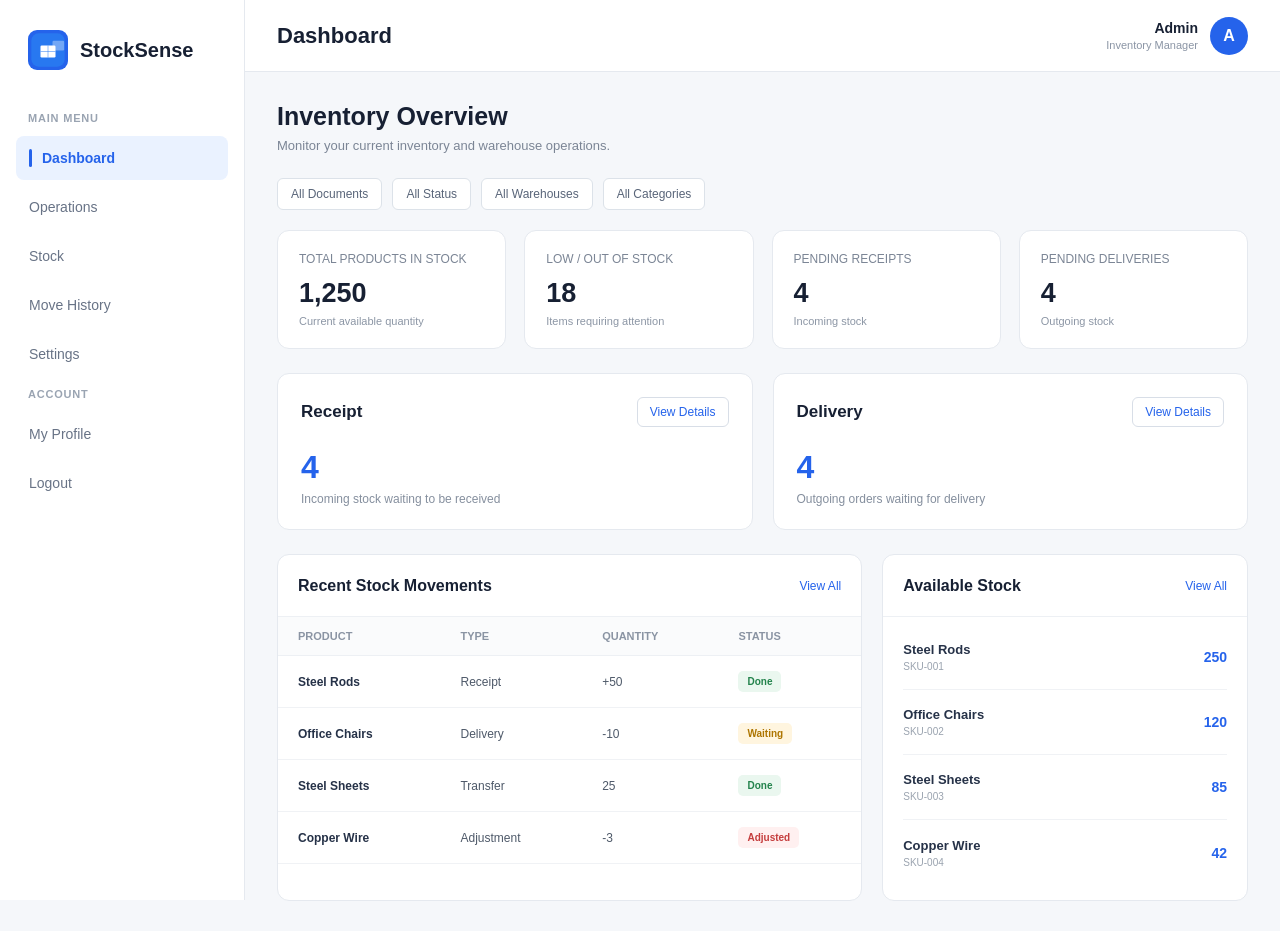
<file: StockSence/dashboard.html>
<!DOCTYPE html>
<html lang="en">
<head>
<meta charset="UTF-8">
<meta name="viewport" content="width=device-width, initial-scale=1.0">

<title>StockSense | Dashboard</title>

<link rel="stylesheet" href="css/dashboard.css">

<link rel="shortcut icon" href="icons/stocksense_icon.svg" type="image/x-icon">
</head>


<body>

<aside class="sidebar">

    <div class="brand">

        <div class="brand-box">
            <img src="icons/stocksense_icon.svg" alt="" srcset="">
        </div>

        <div class="brand-name">
            StockSense
        </div>

    </div>


    <div class="menu-label">
        MAIN MENU
    </div>


    <div
        class="nav-item active"
        onclick="goDashboard()">

        <div class="nav-line"></div>

        <span>Dashboard</span>

    </div>


    <div
        class="nav-item"
        onclick="goOperations()">

        <div class="nav-line"></div>

        <span>Operations</span>

    </div>


    <div
        class="nav-item"
        onclick="goStock()">

        <div class="nav-line"></div>

        <span>Stock</span>

    </div>


    <div
        class="nav-item"
        onclick="goHistory()">

        <div class="nav-line"></div>

        <span>Move History</span>

    </div>


    <div
        class="nav-item"
        onclick="goSettings()">

        <div class="nav-line"></div>

        <span>Settings</span>

    </div>


    <div class="menu-label">
        ACCOUNT
    </div>


    <div
        class="nav-item"
        onclick="goProfile()">

        <div class="nav-line"></div>

        <span>My Profile</span>

    </div>


    <div
        class="nav-item"
        onclick="logout()">

        <div class="nav-line"></div>

        <span>Logout</span>

    </div>

</aside>


<main class="main">

<header class="header">

    <div class="header-title">
        Dashboard
    </div>


    <div class="user-area">

        <div class="user-info">

            <div class="user-name">
                Admin
            </div>

            <div class="user-role">
                Inventory Manager
            </div>

        </div>


        <div class="user-avatar">
            A
        </div>

    </div>

</header>



<section class="content">


<div class="page-heading">

    <h1>
        Inventory Overview
    </h1>

    <p>
        Monitor your current inventory and warehouse operations.
    </p>

</div>


<div class="filters">

    <button class="filter">
        All Documents
    </button>

    <button class="filter">
        All Status
    </button>

    <button class="filter">
        All Warehouses
    </button>

    <button class="filter">
        All Categories
    </button>

</div>

<div class="kpi-grid">


    <div class="kpi-card">

        <div class="kpi-label">
            TOTAL PRODUCTS IN STOCK
        </div>

        <div class="kpi-value">
            1,250
        </div>

        <div class="kpi-sub">
            Current available quantity
        </div>

    </div>


    <div class="kpi-card">

        <div class="kpi-label">
            LOW / OUT OF STOCK
        </div>

        <div class="kpi-value">
            18
        </div>

        <div class="kpi-sub">
            Items requiring attention
        </div>

    </div>


    <div class="kpi-card">

        <div class="kpi-label">
            PENDING RECEIPTS
        </div>

        <div class="kpi-value">
            4
        </div>

        <div class="kpi-sub">
            Incoming stock
        </div>

    </div>


    <div class="kpi-card">

        <div class="kpi-label">
            PENDING DELIVERIES
        </div>

        <div class="kpi-value">
            4
        </div>

        <div class="kpi-sub">
            Outgoing stock
        </div>

    </div>

</div>


<div class="operation-grid">


    <div class="operation-card">

        <div class="operation-head">

            <h3>
                Receipt
            </h3>

            <button
                class="view-button"
                onclick="goReceipts()">

                View Details

            </button>

        </div>


        <div class="operation-number">
            4
        </div>

        <div class="operation-description">
            Incoming stock waiting to be received
        </div>

    </div>



    <div class="operation-card">

        <div class="operation-head">

            <h3>
                Delivery
            </h3>

            <button
                class="view-button"
                onclick="goDeliveries()">

                View Details

            </button>

        </div>


        <div class="operation-number">
            4
        </div>

        <div class="operation-description">
            Outgoing orders waiting for delivery
        </div>

    </div>

</div>


<div class="lower-grid">


<div class="panel">

    <div class="panel-header">

        <h3>
            Recent Stock Movements
        </h3>

        <button onclick="goHistory()">
            View All
        </button>

    </div>


    <div class="table-wrapper">

        <table>

            <thead>

                <tr>

                    <th>
                        PRODUCT
                    </th>

                    <th>
                        TYPE
                    </th>

                    <th>
                        QUANTITY
                    </th>

                    <th>
                        STATUS
                    </th>

                </tr>

            </thead>


            <tbody>


                <tr>

                    <td>
                        Steel Rods
                    </td>

                    <td>
                        Receipt
                    </td>

                    <td>
                        +50
                    </td>

                    <td>
                        <span class="status done">
                            Done
                        </span>
                    </td>

                </tr>


                <tr>

                    <td>
                        Office Chairs
                    </td>

                    <td>
                        Delivery
                    </td>

                    <td>
                        -10
                    </td>

                    <td>
                        <span class="status waiting">
                            Waiting
                        </span>
                    </td>

                </tr>


                <tr>

                    <td>
                        Steel Sheets
                    </td>

                    <td>
                        Transfer
                    </td>

                    <td>
                        25
                    </td>

                    <td>
                        <span class="status done">
                            Done
                        </span>
                    </td>

                </tr>


                <tr>

                    <td>
                        Copper Wire
                    </td>

                    <td>
                        Adjustment
                    </td>

                    <td>
                        -3
                    </td>

                    <td>
                        <span class="status low">
                            Adjusted
                        </span>
                    </td>

                </tr>


            </tbody>

        </table>

    </div>

</div>


<div class="panel">

    <div class="panel-header">

        <h3>
            Available Stock
        </h3>

        <button onclick="goStock()">
            View All
        </button>

    </div>


    <div class="stock-list">


        <div class="stock-row">

            <div>

                <div class="product-name">
                    Steel Rods
                </div>

                <div class="product-code">
                    SKU-001
                </div>

            </div>

            <div class="stock-quantity">
                250
            </div>

        </div>


        <div class="stock-row">

            <div>

                <div class="product-name">
                    Office Chairs
                </div>

                <div class="product-code">
                    SKU-002
                </div>

            </div>

            <div class="stock-quantity">
                120
            </div>

        </div>


        <div class="stock-row">

            <div>

                <div class="product-name">
                    Steel Sheets
                </div>

                <div class="product-code">
                    SKU-003
                </div>

            </div>

            <div class="stock-quantity">
                85
            </div>

        </div>


        <div class="stock-row">

            <div>

                <div class="product-name">
                    Copper Wire
                </div>

                <div class="product-code">
                    SKU-004
                </div>

            </div>

            <div class="stock-quantity">
                42
            </div>

        </div>


    </div>

</div>


</div>


</section>

</main>



<script src="js/dashboard.js"></script>
</body>
</html>
</file>
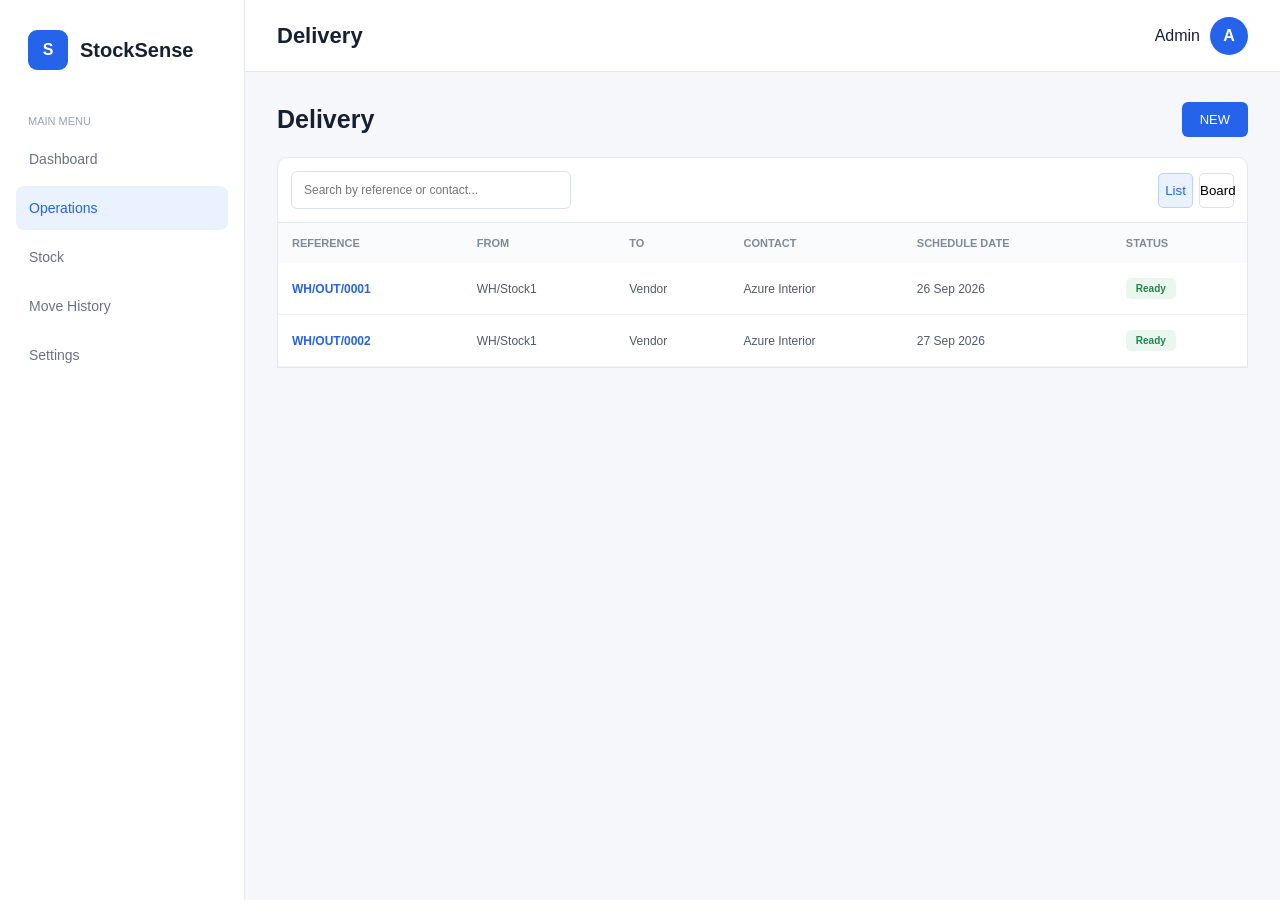
<file: StockSence/delivery.html>
<!DOCTYPE html>
<html lang="en">

<head>

<meta charset="UTF-8">

<meta name="viewport"
      content="width=device-width, initial-scale=1.0">

<title>StockSense | Delivery</title>


<link rel="stylesheet" href="css/delivery.css">

<link rel="shortcut icon" href="icons/stocksense_icon.svg" type="image/x-icon">

</head>


<body>


<!-- SIDEBAR -->

<aside class="sidebar">

    <div class="brand">

        <div class="brand-box">
            S
        </div>

        <div class="brand-name">
            StockSense
        </div>

    </div>


    <div class="menu-label">
        MAIN MENU
    </div>


    <div
        class="nav-item"
        onclick="location.href='dashboard.html'">

        <span>Dashboard</span>

    </div>


    <div class="nav-item active">

        <span>Operations</span>

    </div>


    <div
        class="nav-item"
        onclick="location.href='stock.html'">

        <span>Stock</span>

    </div>


    <div class="nav-item">

        <span>Move History</span>

    </div>


    <div class="nav-item">

        <span>Settings</span>

    </div>

</aside>



<!-- MAIN -->

<main class="main">


<header class="header">

    <h2>
        Delivery
    </h2>


    <div class="profile">

        <span>
            Admin
        </span>

        <div class="avatar">
            A
        </div>

    </div>

</header>



<section class="content">


<div class="page-top">

    <div class="page-title">
        Delivery
    </div>


    <button
        class="new-button"
        onclick="openModal()">

        NEW

    </button>

</div>



<div class="toolbar">

    <input
        id="searchInput"
        class="search"
        placeholder="Search by reference or contact..."
        onkeyup="searchTable()">


    <div class="view-buttons">

        <button
            class="view-button active"
            onclick="listView()">

            List

        </button>


        <button
            class="view-button"
            onclick="kanbanView()">

            Board

        </button>

    </div>

</div>



<!-- TABLE -->

<div
    id="listView"
    class="table-box">

<table id="deliveryTable">

<thead>

<tr>

<th>REFERENCE</th>

<th>FROM</th>

<th>TO</th>

<th>CONTACT</th>

<th>SCHEDULE DATE</th>

<th>STATUS</th>

</tr>

</thead>


<tbody>


<tr>

<td class="reference">
    WH/OUT/0001
</td>

<td>
    WH/Stock1
</td>

<td>
    Vendor
</td>

<td>
    Azure Interior
</td>

<td>
    26 Sep 2026
</td>

<td>

<span class="status">
    Ready
</span>

</td>

</tr>


<tr>

<td class="reference">
    WH/OUT/0002
</td>

<td>
    WH/Stock1
</td>

<td>
    Vendor
</td>

<td>
    Azure Interior
</td>

<td>
    27 Sep 2026
</td>

<td>

<span class="status">
    Ready
</span>

</td>

</tr>


</tbody>

</table>

</div>



<!-- KANBAN -->

<div
    id="kanbanView"
    class="kanban">


<div class="kanban-column">

    <h3>
        Ready
    </h3>


    <div class="kanban-card">

        <strong>
            WH/OUT/0001
        </strong>

        <p>
            WH/Stock1 → Vendor
        </p>

        <p>
            Azure Interior
        </p>

    </div>


    <div class="kanban-card">

        <strong>
            WH/OUT/0002
        </strong>

        <p>
            WH/Stock1 → Vendor
        </p>

        <p>
            Azure Interior
        </p>

    </div>

</div>


<div class="kanban-column">

    <h3>
        Waiting
    </h3>

</div>


<div class="kanban-column">

    <h3>
        Done
    </h3>

</div>

</div>

</section>

</main>



<!-- NEW DELIVERY MODAL -->

<div
    id="deliveryModal"
    class="modal">


<div class="modal-box">

    <h2>
        New Delivery
    </h2>


    <div class="form-group">

        <label>
            Reference
        </label>

        <input
            value="WH/OUT/0003"
            readonly>

    </div>


    <div class="form-group">

        <label>
            From
        </label>

        <select>

            <option>
                WH/Stock1
            </option>

            <option>
                WH/Stock2
            </option>

        </select>

    </div>


    <div class="form-group">

        <label>
            To
        </label>

        <input
            placeholder="Enter customer">

    </div>


    <div class="form-group">

        <label>
            Contact
        </label>

        <input
            placeholder="Enter contact">

    </div>


    <div class="form-group">

        <label>
            Schedule Date
        </label>

        <input type="date">

    </div>


    <div class="modal-buttons">

        <button
            class="cancel"
            onclick="closeModal()">

            Cancel

        </button>


        <button
            class="new-button"
            onclick="createDelivery()">

            Create Delivery

        </button>

    </div>

</div>

</div>

<script src="js/delivery.js"></script>

</body>

</html>
</file>
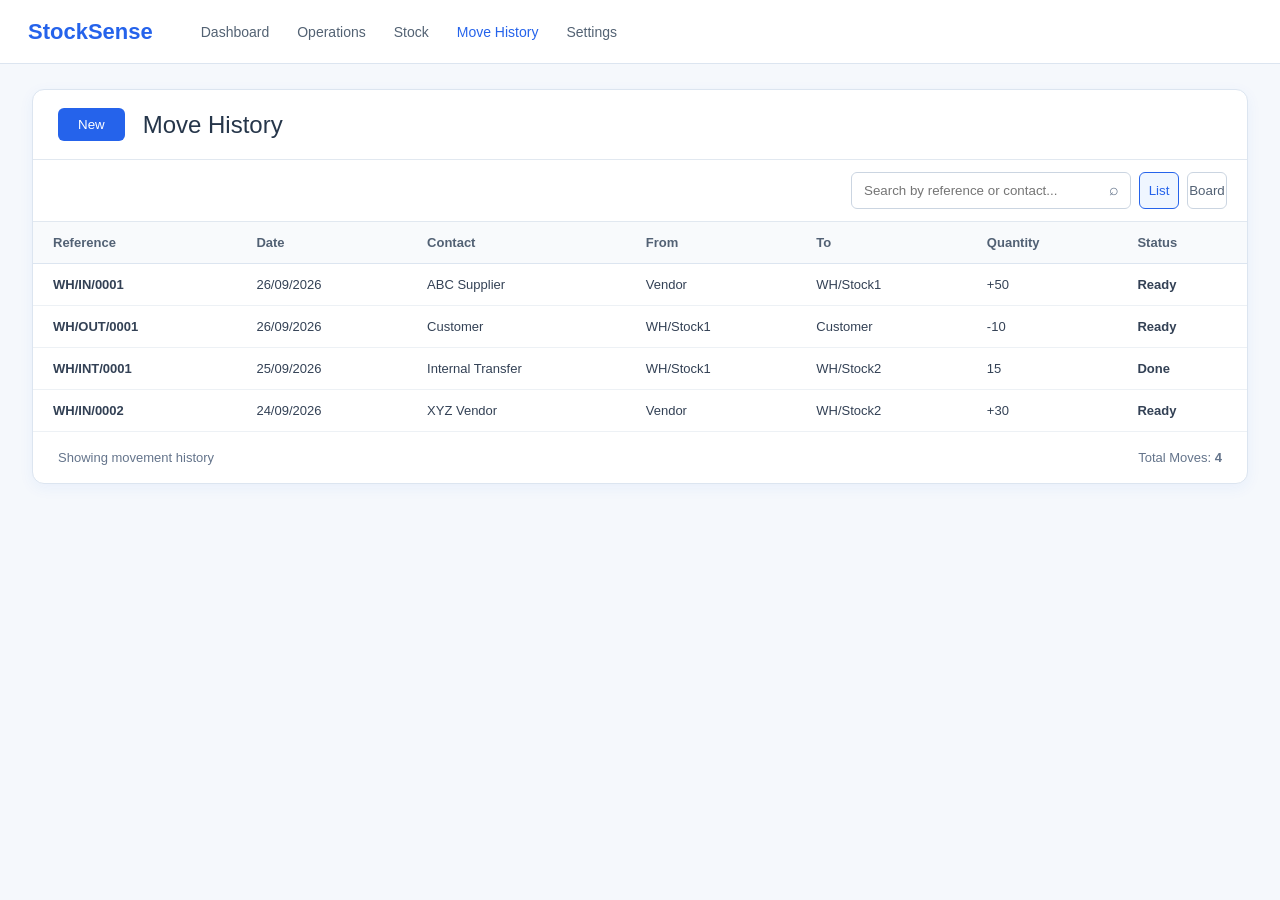
<file: StockSence/history.html>
<!DOCTYPE html>
<html lang="en">

<head>
    <meta charset="UTF-8">
    <meta name="viewport" content="width=device-width, initial-scale=1.0">
    <title>StockSense - Move History</title>
    <link rel="stylesheet" href="css/history.css">
    <link rel="shortcut icon" href="icons/stocksense_icon.svg" type="image/x-icon">
</head>

<body>

    <!-- NAVIGATION -->

    <div class="navbar">

        <div class="logo">
            StockSense
        </div>

        <a href="dashboard.html">
            Dashboard
        </a>

        <a href="receipts.html">
            Operations
        </a>

        <a href="stock.html">
            Stock
        </a>

        <a href="move-history.html" class="active">
            Move History
        </a>

        <a href="settings.html">
            Settings
        </a>

    </div>


    <!-- MAIN -->

    <div class="container">

        <!-- HEADER -->

        <div class="page-header">

            <div class="left-header">

                <button class="new-btn" onclick="newMove()">

                    New

                </button>

                <div class="page-title">
                    Move History
                </div>

            </div>

        </div>


        <!-- TOOLBAR -->

        <div class="toolbar">

            <div class="search-box">

                <input type="text" id="searchInput" placeholder="Search by reference or contact..."
                    onkeyup="searchMoves()">

                <span class="search-icon">
                    ⌕
                </span>

            </div>


            <button class="view-btn active" onclick="listView(this)" title="List View">

                List

            </button>


            <button class="view-btn" onclick="boardView(this)" title="Board View">

                Board

            </button>

        </div>


        <!-- TABLE -->

        <div class="table-wrapper">

            <table class="move-table">

                <thead>

                    <tr>

                        <th>
                            Reference
                        </th>

                        <th>
                            Date
                        </th>

                        <th>
                            Contact
                        </th>

                        <th>
                            From
                        </th>

                        <th>
                            To
                        </th>

                        <th>
                            Quantity
                        </th>

                        <th>
                            Status
                        </th>

                    </tr>

                </thead>


                <tbody id="moveTable">

                    <tr>

                        <td class="reference" onclick="showMove('WH/IN/0001')">

                            WH/IN/0001

                        </td>

                        <td>
                            26/09/2026
                        </td>

                        <td>
                            ABC Supplier
                        </td>

                        <td>
                            Vendor
                        </td>

                        <td>
                            WH/Stock1
                        </td>

                        <td>
                            +50
                        </td>

                        <td class="status-ready">
                            Ready
                        </td>

                    </tr>


                    <tr>

                        <td class="reference" onclick="showMove('WH/OUT/0001')">

                            WH/OUT/0001

                        </td>

                        <td>
                            26/09/2026
                        </td>

                        <td>
                            Customer
                        </td>

                        <td>
                            WH/Stock1
                        </td>

                        <td>
                            Customer
                        </td>

                        <td>
                            -10
                        </td>

                        <td class="status-ready">
                            Ready
                        </td>

                    </tr>


                    <tr>

                        <td class="reference" onclick="showMove('WH/INT/0001')">

                            WH/INT/0001

                        </td>

                        <td>
                            25/09/2026
                        </td>

                        <td>
                            Internal Transfer
                        </td>

                        <td>
                            WH/Stock1
                        </td>

                        <td>
                            WH/Stock2
                        </td>

                        <td>
                            15
                        </td>

                        <td class="status-done">
                            Done
                        </td>

                    </tr>


                    <tr>

                        <td class="reference" onclick="showMove('WH/IN/0002')">

                            WH/IN/0002

                        </td>

                        <td>
                            24/09/2026
                        </td>

                        <td>
                            XYZ Vendor
                        </td>

                        <td>
                            Vendor
                        </td>

                        <td>
                            WH/Stock2
                        </td>

                        <td>
                            +30
                        </td>

                        <td class="status-ready">
                            Ready
                        </td>

                    </tr>

                </tbody>

            </table>

        </div>


        <!-- FOOTER -->

        <div class="footer">

            <div>
                Showing movement history
            </div>

            <div>
                Total Moves: <strong>4</strong>
            </div>

        </div>

    </div>


    <!-- NEW MOVE MODAL -->

    <div class="modal" id="moveModal">

        <div class="modal-box">

            <div class="modal-title">
                New Stock Move
            </div>


            <div class="modal-field">

                <label>
                    Contact
                </label>

                <input type="text" id="contact" placeholder="Enter contact">

            </div>


            <div class="modal-field">

                <label>
                    From
                </label>

                <select id="fromLocation">

                    <option value="">
                        Select source
                    </option>

                    <option>
                        Vendor
                    </option>

                    <option>
                        WH/Stock1
                    </option>

                    <option>
                        WH/Stock2
                    </option>

                </select>

            </div>


            <div class="modal-field">

                <label>
                    To
                </label>

                <select id="toLocation">

                    <option value="">
                        Select destination
                    </option>

                    <option>
                        WH/Stock1
                    </option>

                    <option>
                        WH/Stock2
                    </option>

                    <option>
                        Customer
                    </option>

                </select>

            </div>


            <div class="modal-field">

                <label>
                    Quantity
                </label>

                <input type="number" id="quantity" min="1" placeholder="Enter quantity">

            </div>


            <div class="modal-buttons">

                <button class="cancel-btn" onclick="closeModal()">

                    Cancel

                </button>


                <button class="save-btn" onclick="saveMove()">

                    Save Move

                </button>

            </div>

        </div>

    </div>

    <script src="js/history.js"></script>

</body>

</html>
</file>
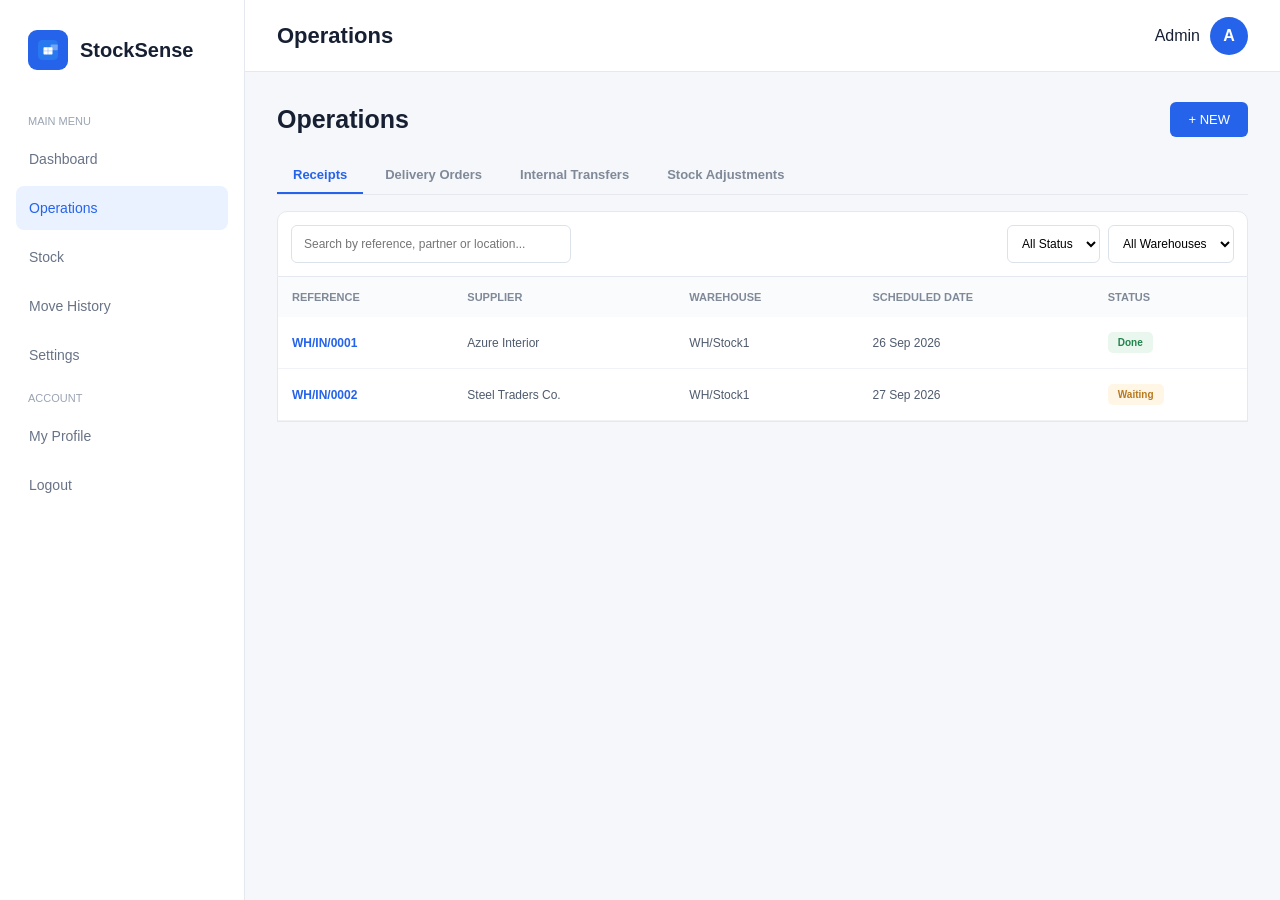
<file: StockSence/operations.html>
<!DOCTYPE html>
<html lang="en">

<head>

<meta charset="UTF-8">

<meta name="viewport"
      content="width=device-width, initial-scale=1.0">

<title>StockSense | Operations</title>

<link rel="stylesheet" href="css/operations.css">

<link rel="shortcut icon" href="icons/stocksense_icon.svg" type="image/x-icon">

</head>


<body>


<!-- SIDEBAR -->

<aside class="sidebar">

    <div class="brand">

        <div class="brand-box">
            <img src="icons/stocksense_icon.svg" alt="">
        </div>

        <div class="brand-name">
            StockSense
        </div>

    </div>


    <div class="menu-label">
        MAIN MENU
    </div>


    <div class="nav-item" onclick="goDashboard()">
        <span>Dashboard</span>
    </div>

    <div class="nav-item active" onclick="goOperations()">
        <span>Operations</span>
    </div>

    <div class="nav-item" onclick="goStock()">
        <span>Stock</span>
    </div>

    <div class="nav-item" onclick="goHistory()">
        <span>Move History</span>
    </div>

    <div class="nav-item" onclick="goSettings()">
        <span>Settings</span>
    </div>


    <div class="menu-label">
        ACCOUNT
    </div>

    <div class="nav-item" onclick="goProfile()">
        <span>My Profile</span>
    </div>

    <div class="nav-item" onclick="logout()">
        <span>Logout</span>
    </div>

</aside>



<!-- MAIN -->

<main class="main">


<header class="header">

    <h2>Operations</h2>

    <div class="profile">
        <span>Admin</span>
        <div class="avatar">A</div>
    </div>

</header>



<section class="content">


<div class="page-top">

    <div class="page-title">
        Operations
    </div>

    <button class="new-button" onclick="openNewModal()">
        + NEW
    </button>

</div>



<!-- TABS -->

<div class="tabs">

    <button class="tab-btn active" data-type="receipt" onclick="switchTab('receipt', this)">
        Receipts
    </button>

    <button class="tab-btn" data-type="delivery" onclick="switchTab('delivery', this)">
        Delivery Orders
    </button>

    <button class="tab-btn" data-type="transfer" onclick="switchTab('transfer', this)">
        Internal Transfers
    </button>

    <button class="tab-btn" data-type="adjustment" onclick="switchTab('adjustment', this)">
        Stock Adjustments
    </button>

</div>



<!-- FILTERS -->

<div class="toolbar">

    <input id="searchInput" class="search"
           placeholder="Search by reference, partner or location..."
           onkeyup="applyFilters()">

    <div class="filter-group">

        <select id="statusFilter" onchange="applyFilters()">
            <option value="">All Status</option>
            <option>Draft</option>
            <option>Waiting</option>
            <option>Ready</option>
            <option>Done</option>
            <option>Canceled</option>
        </select>

        <select id="warehouseFilter" onchange="applyFilters()">
            <option value="">All Warehouses</option>
            <option>WH/Stock1</option>
            <option>WH/Stock2</option>
        </select>

    </div>

</div>



<!-- RECEIPTS TABLE -->

<div class="table-box tab-panel" id="panel-receipt">

<table>
<thead>
<tr>
<th>REFERENCE</th>
<th>SUPPLIER</th>
<th>WAREHOUSE</th>
<th>SCHEDULED DATE</th>
<th>STATUS</th>
</tr>
</thead>

<tbody id="tbody-receipt">

<tr>
<td class="reference">WH/IN/0001</td>
<td>Azure Interior</td>
<td>WH/Stock1</td>
<td>26 Sep 2026</td>
<td><span class="status status-done">Done</span></td>
</tr>

<tr>
<td class="reference">WH/IN/0002</td>
<td>Steel Traders Co.</td>
<td>WH/Stock1</td>
<td>27 Sep 2026</td>
<td><span class="status status-waiting">Waiting</span></td>
</tr>

</tbody>
</table>

</div>



<!-- DELIVERY TABLE -->

<div class="table-box tab-panel" id="panel-delivery" style="display:none;">

<table>
<thead>
<tr>
<th>REFERENCE</th>
<th>CUSTOMER</th>
<th>WAREHOUSE</th>
<th>SCHEDULED DATE</th>
<th>STATUS</th>
</tr>
</thead>

<tbody id="tbody-delivery">

<tr>
<td class="reference">WH/OUT/0001</td>
<td>Azure Interior</td>
<td>WH/Stock1</td>
<td>26 Sep 2026</td>
<td><span class="status status-ready">Ready</span></td>
</tr>

</tbody>
</table>

</div>



<!-- INTERNAL TRANSFER TABLE -->

<div class="table-box tab-panel" id="panel-transfer" style="display:none;">

<table>
<thead>
<tr>
<th>REFERENCE</th>
<th>FROM</th>
<th>TO</th>
<th>CONTACT</th>
<th>STATUS</th>
</tr>
</thead>

<tbody id="tbody-transfer">

<tr>
<td class="reference">WH/INT/0001</td>
<td>WH/Stock1</td>
<td>Production Floor</td>
<td>Warehouse Staff</td>
<td><span class="status status-done">Done</span></td>
</tr>

</tbody>
</table>

</div>



<!-- ADJUSTMENT TABLE -->

<div class="table-box tab-panel" id="panel-adjustment" style="display:none;">

<table>
<thead>
<tr>
<th>REFERENCE</th>
<th>PRODUCT</th>
<th>LOCATION</th>
<th>COUNTED QTY</th>
<th>STATUS</th>
</tr>
</thead>

<tbody id="tbody-adjustment">

<tr>
<td class="reference">WH/ADJ/0001</td>
<td>Steel Rods</td>
<td>WH/Stock1</td>
<td>97</td>
<td><span class="status status-done">Done</span></td>
</tr>

</tbody>
</table>

</div>


</section>

</main>



<!-- NEW OPERATION MODAL -->

<div id="opModal" class="modal">

<div class="modal-box">

    <h2 id="modalTitle">New Receipt</h2>


    <div class="form-group">
        <label>Reference</label>
        <input id="opReference" readonly>
    </div>


    <!-- RECEIPT / DELIVERY fields -->
    <div id="partnerField" class="form-group">
        <label id="partnerLabel">Supplier</label>
        <input id="opPartner" placeholder="Enter name">
    </div>

    <div id="warehouseField" class="form-group">
        <label>Warehouse</label>
        <select id="opWarehouse">
            <option>WH/Stock1</option>
            <option>WH/Stock2</option>
        </select>
    </div>

    <div id="dateField" class="form-group">
        <label>Scheduled Date</label>
        <input type="date" id="opDate">
    </div>


    <!-- TRANSFER fields -->
    <div id="transferFields" style="display:none;">

        <div class="form-group">
            <label>From Location</label>
            <select id="opFrom">
                <option>WH/Stock1</option>
                <option>WH/Stock2</option>
                <option>Production Floor</option>
            </select>
        </div>

        <div class="form-group">
            <label>To Location</label>
            <select id="opTo">
                <option>Production Floor</option>
                <option>WH/Stock1</option>
                <option>WH/Stock2</option>
            </select>
        </div>

        <div class="form-group">
            <label>Contact</label>
            <input id="opContact" placeholder="Enter contact / responsible">
        </div>

    </div>


    <!-- ADJUSTMENT fields -->
    <div id="adjustmentFields" style="display:none;">

        <div class="form-group">
            <label>Product</label>
            <select id="opProduct">
                <option>Steel Rods</option>
                <option>Chairs</option>
                <option>Wooden Panels</option>
            </select>
        </div>

        <div class="form-group">
            <label>Location</label>
            <select id="opAdjLocation">
                <option>WH/Stock1</option>
                <option>WH/Stock2</option>
            </select>
        </div>

        <div class="form-group">
            <label>Counted Quantity</label>
            <input type="number" id="opCountedQty" min="0" placeholder="Enter physical count">
        </div>

    </div>


    <!-- PRODUCT LIST (Receipt / Delivery / Transfer) -->
    <div id="productListField">

        <label class="section-label">Products</label>

        <div id="productList"></div>

        <button type="button" class="add-product-btn" onclick="addProductRow()">
            + Add Product
        </button>

    </div>


    <div class="modal-buttons">
        <button class="cancel" onclick="closeNewModal()">Cancel</button>
        <button class="new-button" onclick="saveOperation()">Save</button>
    </div>

</div>

</div>


<script src="js/dashboard.js"></script>
<script src="js/operations.js"></script>

</body>

</html>
</file>
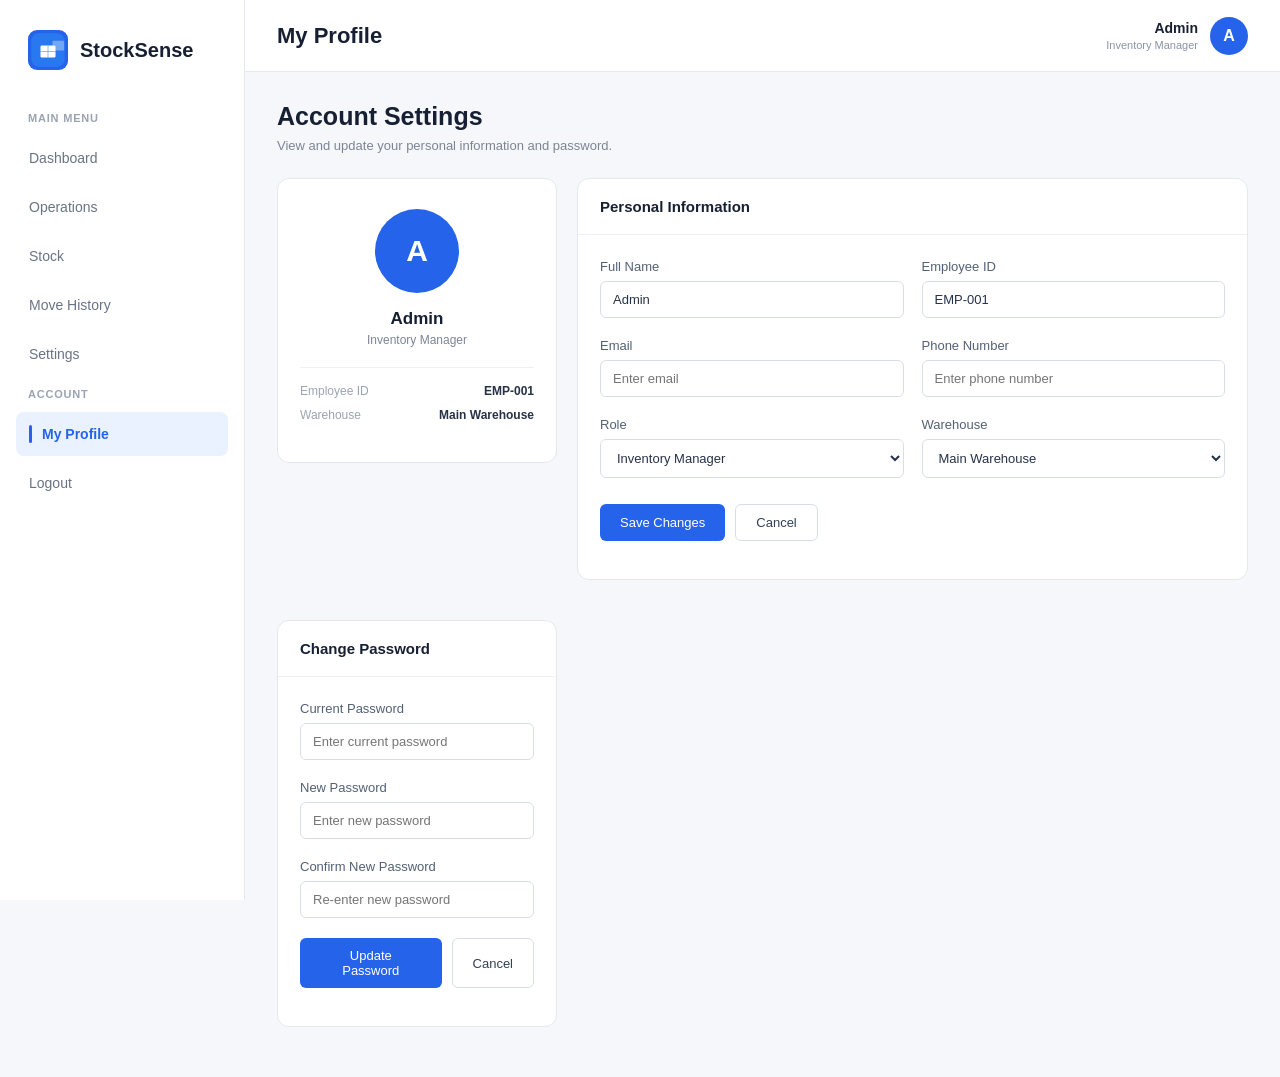
<file: StockSence/profile.html>
<!DOCTYPE html>
<html lang="en">
<head>
<meta charset="UTF-8">
<meta name="viewport" content="width=device-width, initial-scale=1.0">

<title>StockSense | My Profile</title>

<link rel="stylesheet" href="css/profile.css">

<link rel="shortcut icon" href="icons/stocksense_icon.svg" type="image/x-icon">
</head>


<body>

<aside class="sidebar">

    <div class="brand">

        <div class="brand-box">
            <img src="icons/stocksense_icon.svg" alt="" srcset="">
        </div>

        <div class="brand-name">
            StockSense
        </div>

    </div>


    <div class="menu-label">
        MAIN MENU
    </div>


    <div
        class="nav-item"
        onclick="goDashboard()">

        <div class="nav-line"></div>

        <span>Dashboard</span>

    </div>


    <div
        class="nav-item"
        onclick="goOperations()">

        <div class="nav-line"></div>

        <span>Operations</span>

    </div>


    <div
        class="nav-item"
        onclick="goStock()">

        <div class="nav-line"></div>

        <span>Stock</span>

    </div>


    <div
        class="nav-item"
        onclick="goHistory()">

        <div class="nav-line"></div>

        <span>Move History</span>

    </div>


    <div
        class="nav-item"
        onclick="goSettings()">

        <div class="nav-line"></div>

        <span>Settings</span>

    </div>


    <div class="menu-label">
        ACCOUNT
    </div>


    <div
        class="nav-item active"
        onclick="goProfile()">

        <div class="nav-line"></div>

        <span>My Profile</span>

    </div>


    <div
        class="nav-item"
        onclick="logout()">

        <div class="nav-line"></div>

        <span>Logout</span>

    </div>

</aside>


<main class="main">

<header class="header">

    <div class="header-title">
        My Profile
    </div>


    <div class="user-area">

        <div class="user-info">

            <div class="user-name" id="headerUserName">
                Admin
            </div>

            <div class="user-role" id="headerUserRole">
                Inventory Manager
            </div>

        </div>


        <div class="user-avatar" id="headerAvatar">
            A
        </div>

    </div>

</header>



<section class="content">


<div class="page-heading">

    <h1>
        Account Settings
    </h1>

    <p>
        View and update your personal information and password.
    </p>

</div>


<div class="profile-grid">


    <div class="profile-card">

        <div class="profile-avatar" id="profileAvatar">
            A
        </div>

        <div class="profile-name" id="profileName">
            Admin
        </div>

        <div class="profile-role" id="profileRole">
            Inventory Manager
        </div>

        <div class="profile-meta">

            <div class="meta-row">
                <span>Employee ID</span>
                <span id="profileEmpId">EMP-001</span>
            </div>

            <div class="meta-row">
                <span>Warehouse</span>
                <span id="profileWarehouse">Main Warehouse</span>
            </div>

        </div>

    </div>


    <div class="panel">

        <div class="panel-header">
            <h3>Personal Information</h3>
        </div>

        <div class="panel-body">

            <div class="form-row">

                <div class="form-group">
                    <label>Full Name</label>
                    <input type="text" id="fullName" placeholder="Enter full name">
                </div>

                <div class="form-group">
                    <label>Employee ID</label>
                    <input type="text" id="employeeId" placeholder="Enter employee ID">
                </div>

            </div>


            <div class="form-row">

                <div class="form-group">
                    <label>Email</label>
                    <input type="email" id="profileEmail" placeholder="Enter email">
                </div>

                <div class="form-group">
                    <label>Phone Number</label>
                    <input type="tel" id="profilePhone" placeholder="Enter phone number">
                </div>

            </div>


            <div class="form-row">

                <div class="form-group">
                    <label>Role</label>
                    <select id="profileRoleSelect">
                        <option value="Inventory Manager">Inventory Manager</option>
                        <option value="Warehouse Staff">Warehouse Staff</option>
                        <option value="Admin">Admin</option>
                    </select>
                </div>

                <div class="form-group">
                    <label>Warehouse</label>
                    <select id="profileWarehouseSelect">
                        <option value="Main Warehouse">Main Warehouse</option>
                        <option value="Central Warehouse">Central Warehouse</option>
                    </select>
                </div>

            </div>


            <div class="actions">

                <button class="save-btn" onclick="saveProfile()">
                    Save Changes
                </button>

                <button class="cancel-btn" onclick="resetProfile()">
                    Cancel
                </button>

            </div>

            <div id="profileMessage" class="message"></div>

        </div>

    </div>


    <div class="panel">

        <div class="panel-header">
            <h3>Change Password</h3>
        </div>

        <div class="panel-body">

            <div class="form-group narrow">
                <label>Current Password</label>
                <input type="password" id="currentPassword" placeholder="Enter current password">
            </div>

            <div class="form-group narrow">
                <label>New Password</label>
                <input type="password" id="newPassword" placeholder="Enter new password" minlength="8">
            </div>

            <div class="form-group narrow">
                <label>Confirm New Password</label>
                <input type="password" id="confirmNewPassword" placeholder="Re-enter new password">
            </div>

            <div class="actions">

                <button class="save-btn" onclick="changePassword()">
                    Update Password
                </button>

                <button class="cancel-btn" onclick="resetPasswordFields()">
                    Cancel
                </button>

            </div>

            <div id="passwordMessage" class="message"></div>

        </div>

    </div>


</div>

</section>

</main>


<script src="js/profile.js"></script>
</body>
</html>
</file>
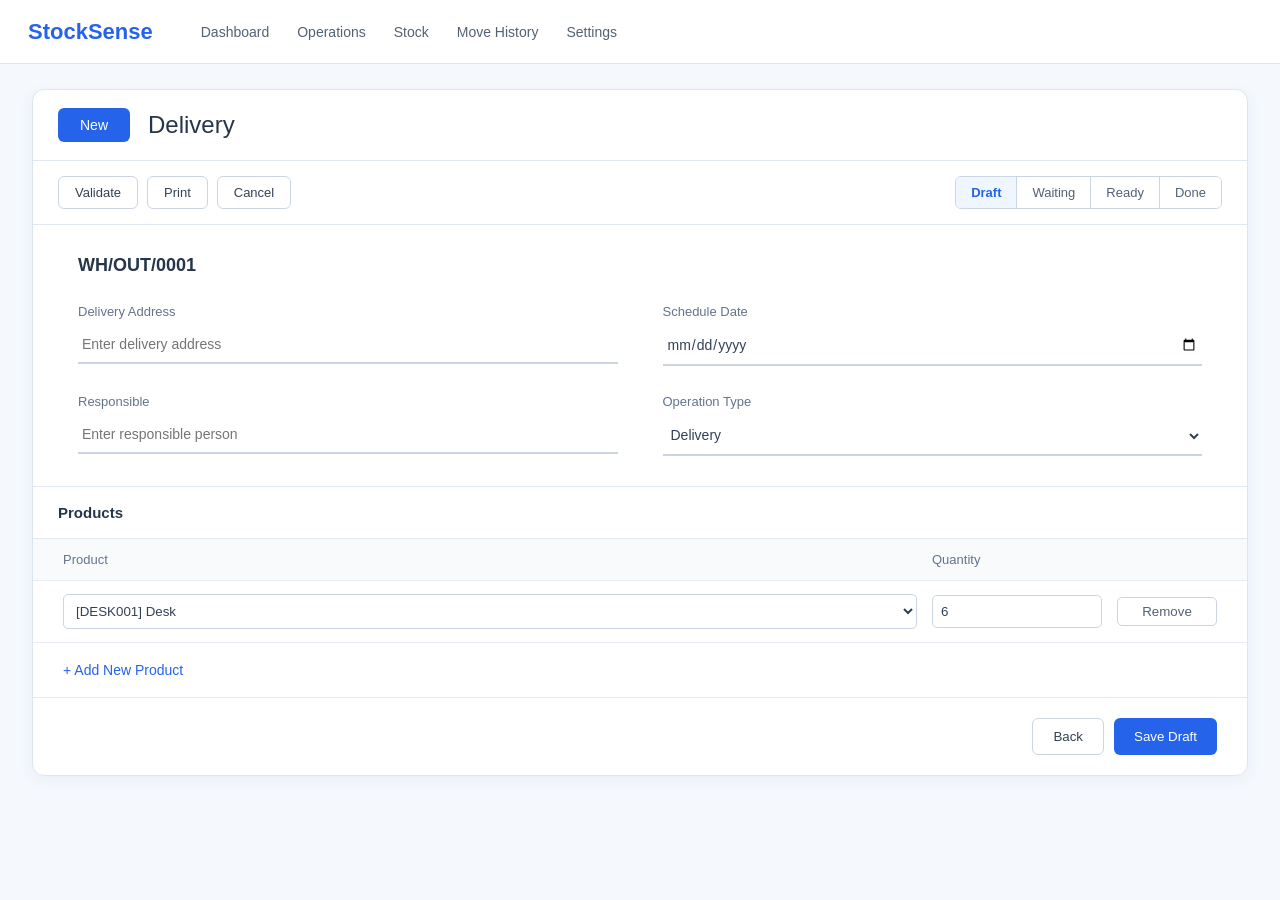
<file: StockSence/recipt.html>
<!DOCTYPE html>
<html lang="en">
<head>
<meta charset="UTF-8">
<meta name="viewport" content="width=device-width, initial-scale=1.0">
<title>StockSense - Delivery</title>

<link rel="stylesheet" href="css/recipt.css">
<link rel="shortcut icon" href="icons/stocksense_icon.svg" type="image/x-icon">

</head>

<body>

<!--  NAVIGATION  -->

<div class="navbar">

    <div class="logo">
        StockSense
    </div>

    <a href="dashboard.html">
        Dashboard
    </a>

    <a href="receipts.html">
        Operations
    </a>

    <a href="stock.html">
        Stock
    </a>

    <a href="move-history.html">
        Move History
    </a>

    <a href="settings.html">
        Settings
    </a>

</div>


<!--  MAIN  -->

<div class="container">

    <!-- HEADER -->

    <div class="page-header">

        <button
            class="new-btn"
            onclick="newDelivery()">

            New

        </button>

        <div class="page-title">
            Delivery
        </div>

    </div>


    <!-- ACTION BAR -->

    <div class="action-bar">

        <div class="actions">

            <button
                class="action-btn"
                onclick="validateDelivery()">

                Validate

            </button>

            <button
                class="action-btn"
                onclick="printDelivery()">

                Print

            </button>

            <button
                class="action-btn"
                onclick="cancelDelivery()">

                Cancel

            </button>

        </div>


        <!-- STATUS -->

        <div class="status">

            <button
                class="active"
                onclick="changeStatus(this)">

                Draft

            </button>

            <button
                onclick="changeStatus(this)">

                Waiting

            </button>

            <button
                onclick="changeStatus(this)">

                Ready

            </button>

            <button
                onclick="changeStatus(this)">

                Done

            </button>

        </div>

    </div>


    <!--  DELIVERY INFORMATION  -->

    <div class="delivery-info">

        <div
            class="reference"
            id="reference">

            WH/OUT/0001

        </div>


        <div class="field">

            <label>
                Delivery Address
            </label>

            <input
                id="deliveryAddress"
                type="text"
                placeholder="Enter delivery address"
            >

        </div>


        <div class="field">

            <label>
                Schedule Date
            </label>

            <input
                id="scheduleDate"
                type="date"
            >

        </div>


        <div class="field">

            <label>
                Responsible
            </label>

            <input
                id="responsible"
                type="text"
                placeholder="Enter responsible person"
            >

        </div>


        <div class="field">

            <label>
                Operation Type
            </label>

            <select id="operationType">

                <option>
                    Delivery
                </option>

                <option>
                    Outgoing Shipment
                </option>

                <option>
                    Customer Delivery
                </option>

                <option>
                    Internal Delivery
                </option>

            </select>

        </div>

    </div>


    <!--  PRODUCTS  -->

    <div>

        <div class="products-title">
            Products
        </div>


        <div class="product-header">

            <div>
                Product
            </div>

            <div>
                Quantity
            </div>

            <div></div>

        </div>


        <div id="productList">

            <!-- DEFAULT PRODUCT -->

            <div class="product-row">

                <select>

                    <option>
                        [DESK001] Desk
                    </option>

                    <option>
                        [CHAIR001] Chair
                    </option>

                    <option>
                        [TABLE001] Table
                    </option>

                    <option>
                        [LAPTOP001] Laptop
                    </option>

                    <option>
                        [MONITOR001] Monitor
                    </option>

                </select>


                <input
                    type="number"
                    value="6"
                    min="1"
                >


                <button
                    class="remove-btn"
                    onclick="removeProduct(this)">

                    Remove

                </button>

            </div>

        </div>


        <div class="add-product">

            <button onclick="openProductModal()">

                + Add New Product

            </button>

        </div>

    </div>


    <!--  FOOTER  -->

    <div class="footer-actions">

        <button
            class="back-btn"
            onclick="goBack()">

            Back

        </button>


        <button
            class="save-btn"
            onclick="saveDraft()">

            Save Draft

        </button>

    </div>

</div>


<div
    class="modal"
    id="productModal">

    <div class="modal-box">

        <h2>
            Add Product
        </h2>


        <div class="modal-field">

            <label>
                Product
            </label>

            <select id="newProduct">

                <option value="">
                    Select Product
                </option>

                <option>
                    [DESK001] Desk
                </option>

                <option>
                    [CHAIR001] Chair
                </option>

                <option>
                    [TABLE001] Table
                </option>

                <option>
                    [LAPTOP001] Laptop
                </option>

                <option>
                    [MONITOR001] Monitor
                </option>

            </select>

        </div>


        <div class="modal-field">

            <label>
                Quantity
            </label>

            <input
                id="newQuantity"
                type="number"
                min="1"
                value="1"
            >

        </div>


        <div class="modal-buttons">

            <button
                class="cancel-modal"
                onclick="closeProductModal()">

                Cancel

            </button>


            <button
                class="confirm-modal"
                onclick="addProduct()">

                Add Product

            </button>

        </div>  

    </div>

</div>

<script src="js/recipt.js"></script>

</body>
</html>
</file>
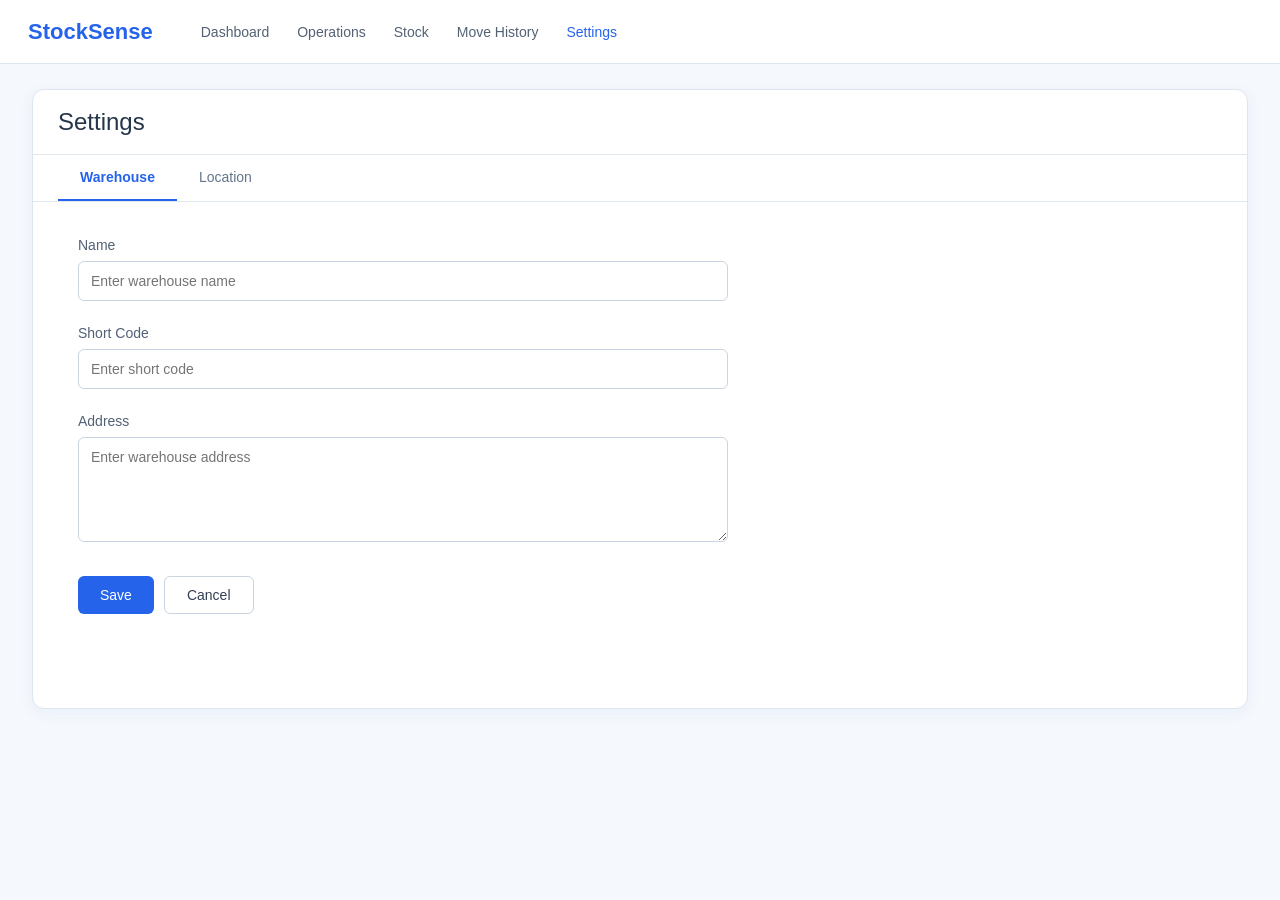
<file: StockSence/setting.html>
<!DOCTYPE html>
<html lang="en">
<head>
<meta charset="UTF-8">
<meta name="viewport" content="width=device-width, initial-scale=1.0">

<title>StockSense - Settings</title>

</head>

<link rel="stylesheet" href="css/setting.css">
<link rel="shortcut icon" href="icons/stocksense_icon.svg" type="image/x-icon">

<body>

<!--  NAVIGATION  -->

<div class="navbar">

    <div class="logo">
        StockSense
    </div>

    <a href="dashboard.html">
        Dashboard
    </a>

    <a href="receipts.html">
        Operations
    </a>

    <a href="stock.html">
        Stock
    </a>

    <a href="move-history.html">
        Move History
    </a>

    <a href="settings.html" class="active">
        Settings
    </a>

</div>


<!--  MAIN  -->

<div class="container">

    <!-- HEADER -->

    <div class="page-header">

        <div class="page-title">
            Settings
        </div>

    </div>


    <!--  SETTINGS TABS  -->

    <div class="settings-tabs">

        <button
            class="settings-tab active"
            onclick="showSection('warehouse', this)">

            Warehouse

        </button>


        <button
            class="settings-tab"
            onclick="showSection('location', this)">

            Location

        </button>

    </div>


    <!--  CONTENT  -->

    <div class="settings-content">


        

        <div
            class="settings-section active"
            id="warehouse">


            <div class="form-group">

                <label>
                    Name
                </label>

                <input
                    type="text"
                    id="warehouseName"
                    placeholder="Enter warehouse name">

            </div>


            <div class="form-group">

                <label>
                    Short Code
                </label>

                <input
                    type="text"
                    id="shortCode"
                    placeholder="Enter short code"
                    maxlength="10">

            </div>


            <div class="form-group">

                <label>
                    Address
                </label>

                <textarea
                    class="address-box"
                    id="warehouseAddress"
                    placeholder="Enter warehouse address"></textarea>

            </div>


            <div class="actions">

                <button
                    class="save-btn"
                    onclick="saveWarehouse()">

                    Save

                </button>


                <button
                    class="cancel-btn"
                    onclick="resetWarehouse()">

                    Cancel

                </button>

            </div>

        </div>


        <div
            class="settings-section"
            id="location">


            <div class="location-note">

                Add and manage the different warehouse
                locations used for inventory operations.

            </div>


            <div class="form-group">

                <label>
                    Name
                </label>

                <input
                    type="text"
                    id="locationName"
                    placeholder="Enter location name">

            </div>


            <div class="form-group">

                <label>
                    Short Code
                </label>

                <input
                    type="text"
                    id="locationCode"
                    placeholder="Enter short code"
                    maxlength="10">

            </div>


            <div class="form-group">

                <label>
                    Warehouse
                </label>

                <select id="locationWarehouse">

                    <option value="">
                        Select Warehouse
                    </option>

                    <option value="Main Warehouse">
                        Main Warehouse
                    </option>

                    <option value="Central Warehouse">
                        Central Warehouse
                    </option>

                </select>

            </div>


            <div class="actions">

                <button
                    class="save-btn"
                    onclick="saveLocation()">

                    Save

                </button>


                <button
                    class="cancel-btn"
                    onclick="resetLocation()">

                    Cancel

                </button>

            </div>

        </div>

    </div>

</div>

<script src="js/setting.js"></script>


</body>
</html>
</file>
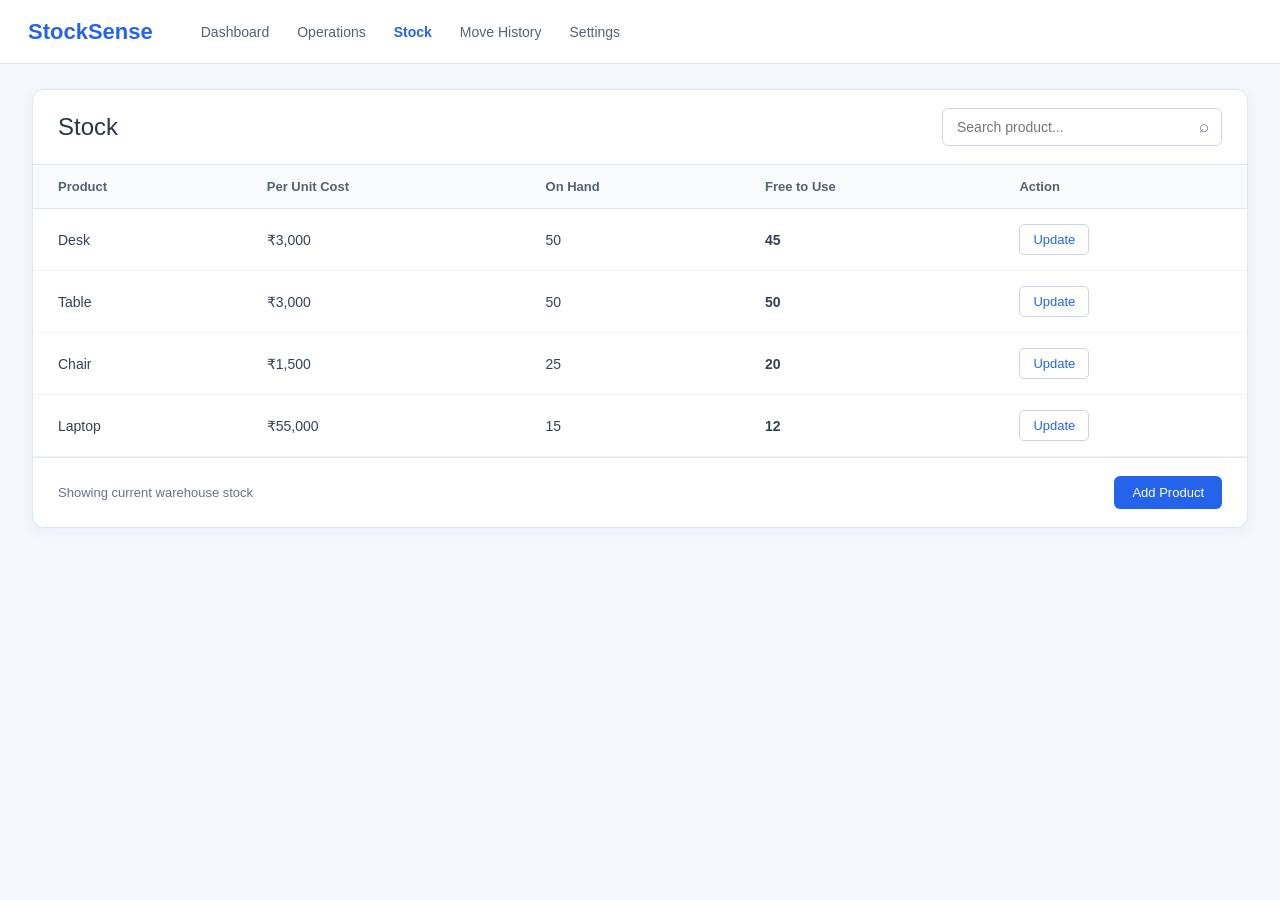
<file: StockSence/stock.html>
<!DOCTYPE html>
<html lang="en">
<head>
<meta charset="UTF-8">
<meta name="viewport" content="width=device-width, initial-scale=1.0">

<title>StockSense - Stock</title>

<link rel="stylesheet" href="css/stock.css">
<link rel="shortcut icon" href="icons/stocksense_icon.svg" type="image/x-icon">
</head>


<body>


<div class="navbar">

    <div class="logo">
        StockSense
    </div>


    <a href="dashboard.html">
        Dashboard
    </a>


    <a href="receipts.html">
        Operations
    </a>


    <a href="stock.html" class="active">
        Stock
    </a>


    <a href="move-history.html">
        Move History
    </a>


    <a href="settings.html">
        Settings
    </a>

</div>


<div class="container">


    <div class="page-header">

        <div class="page-title">
            Stock
        </div>


        <div class="search-box">

            <input
                type="text"
                id="searchInput"
                placeholder="Search product..."
                onkeyup="searchProducts()"
            >

            <span class="search-icon">
                ⌕
            </span>

        </div>

    </div>


    <div class="table-wrapper">

        <table class="stock-table">

            <thead>

                <tr>

                    <th>
                        Product
                    </th>

                    <th>
                        Per Unit Cost
                    </th>

                    <th>
                        On Hand
                    </th>

                    <th>
                        Free to Use
                    </th>

                    <th>
                        Action
                    </th>

                </tr>

            </thead>


            <tbody id="stockTableBody">

                <tr>

                    <td class="product-name">
                        Desk
                    </td>

                    <td class="cost">
                        ₹3,000
                    </td>

                    <td class="stock-number">
                        50
                    </td>

                    <td class="free-stock">
                        45
                    </td>

                    <td>

                        <button
                            class="update-btn"
                            onclick="openUpdateModal('Desk',50,45)">

                            Update

                        </button>

                    </td>

                </tr>


                <tr>

                    <td class="product-name">
                        Table
                    </td>

                    <td class="cost">
                        ₹3,000
                    </td>

                    <td class="stock-number">
                        50
                    </td>

                    <td class="free-stock">
                        50
                    </td>

                    <td>

                        <button
                            class="update-btn"
                            onclick="openUpdateModal('Table',50,50)">

                            Update

                        </button>

                    </td>

                </tr>

                <tr>

                    <td class="product-name">
                        Chair
                    </td>

                    <td class="cost">
                        ₹1,500
                    </td>

                    <td class="stock-number">
                        25
                    </td>

                    <td class="free-stock">
                        20
                    </td>

                    <td>

                        <button
                            class="update-btn"
                            onclick="openUpdateModal('Chair',25,20)">

                            Update

                        </button>

                    </td>

                </tr>

                <tr>

                    <td class="product-name">
                        Laptop
                    </td>

                    <td class="cost">
                        ₹55,000
                    </td>

                    <td class="stock-number">
                        15
                    </td>

                    <td class="free-stock">
                        12
                    </td>

                    <td>

                        <button
                            class="update-btn"
                            onclick="openUpdateModal('Laptop',15,12)">

                            Update

                        </button>

                    </td>

                </tr>


            </tbody>

        </table>

    </div>

    <div class="bottom-actions">

        <div class="stock-info">

            Showing current warehouse stock

        </div>


        <button
            class="add-product-btn"
            onclick="openAddProductModal()">

            Add Product

        </button>

    </div>


</div>


<div
    class="modal"
    id="updateModal">


    <div class="modal-box">


        <div class="modal-title">
            Update Stock
        </div>


        <div class="modal-field">

            <label>
                Product
            </label>

            <input
                type="text"
                id="updateProduct"
                readonly
            >

        </div>


        <div class="modal-field">

            <label>
                On Hand
            </label>

            <input
                type="number"
                id="updateOnHand"
                min="0"
            >

        </div>


        <div class="modal-field">

            <label>
                Free to Use
            </label>

            <input
                type="number"
                id="updateFree"
                min="0"
            >

        </div>


        <div class="modal-buttons">

            <button
                class="cancel-btn"
                onclick="closeUpdateModal()">

                Cancel

            </button>


            <button
                class="confirm-btn"
                onclick="updateStock()">

                Update Stock

            </button>

        </div>

    </div>

</div>


<div
    class="modal"
    id="addProductModal">


    <div class="modal-box">


        <div class="modal-title">
            Add Product
        </div>


        <div class="modal-field">

            <label>
                Product Name
            </label>

            <input
                type="text"
                id="productName"
                placeholder="Enter product name"
            >

        </div>


        <div class="modal-field">

            <label>
                Per Unit Cost
            </label>

            <input
                type="number"
                id="productCost"
                placeholder="Enter cost"
                min="0"
            >

        </div>


        <div class="modal-field">

            <label>
                Initial Stock
            </label>

            <input
                type="number"
                id="initialStock"
                placeholder="Enter stock"
                min="0"
            >

        </div>


        <div class="modal-buttons">

            <button
                class="cancel-btn"
                onclick="closeAddProductModal()">

                Cancel

            </button>


            <button
                class="confirm-btn"
                onclick="addProduct()">

                Add Product

            </button>

        </div>

    </div>

</div>

<script src="js/stock.js"></script>

</body>
</html>
</file>
<file: StockSence/css/dashboard.css>
* {
    margin: 0;
    padding: 0;
    box-sizing: border-box;
    font-family: Inter, Arial, sans-serif;
}

body {
    background: #f5f7fa;
    color: #172033;
}

.sidebar {
    position: fixed;
    left: 0;
    top: 0;

    width: 245px;
    height: 100vh;

    background: #ffffff;
    border-right: 1px solid #e5e9ef;

    padding: 25px 16px;
}

.brand {
    display: flex;
    align-items: center;
    gap: 12px;

    padding: 5px 12px 30px;
}

.brand-box {
    width: 40px;
    height: 40px;

    background: #2563eb;
    color: white;

    border-radius: 9px;

    display: flex;
    align-items: center;
    justify-content: center;

    font-size: 19px;
    font-weight: 700;
}

.brand-name {
    font-size: 20px;
    font-weight: 700;
    color: #172033;
}

.menu-label {
    font-size: 11px;
    font-weight: 600;

    color: #9aa4b2;

    letter-spacing: 0.8px;

    padding: 0 12px;
    margin: 12px 0;
}

.nav-item {
    height: 44px;

    display: flex;
    align-items: center;

    padding: 0 13px;

    margin-bottom: 5px;

    border-radius: 8px;

    color: #687386;

    font-size: 14px;

    cursor: pointer;

    transition: 0.2s;
}

.nav-item:hover {
    background: #f0f5ff;
    color: #2563eb;
}

.nav-item.active {
    background: #eaf2ff;
    color: #2563eb;
    font-weight: 600;
}

.nav-line {
    width: 3px;
    height: 18px;

    background: #2563eb;

    border-radius: 5px;

    margin-right: 10px;

    display: none;
}

.nav-item.active .nav-line {
    display: block;
}

.main {
    margin-left: 245px;
    min-height: 100vh;
}


.header {
    height: 72px;

    background: #ffffff;

    border-bottom: 1px solid #e5e9ef;

    display: flex;

    align-items: center;

    justify-content: space-between;

    padding: 0 32px;
}

.header-title {
    font-size: 22px;
    font-weight: 650;

    color: #172033;
}

.user-area {
    display: flex;
    align-items: center;
    gap: 12px;
}

.user-info {
    text-align: right;
}

.user-name {
    font-size: 14px;
    font-weight: 600;
    color: #172033;
}

.user-role {
    font-size: 11px;
    color: #8b95a5;
    margin-top: 3px;
}

.user-avatar {
    width: 38px;
    height: 38px;

    border-radius: 50%;

    background: #2563eb;
    color: white;

    display: flex;
    justify-content: center;
    align-items: center;

    font-weight: 600;
}

.content {
    padding: 30px 32px;
}

.page-heading {
    margin-bottom: 25px;
}

.page-heading h1 {
    font-size: 25px;
    color: #172033;

    margin-bottom: 7px;
}

.page-heading p {
    font-size: 13px;
    color: #7b8595;
}


.kpi-grid {
    display: grid;

    grid-template-columns:
        repeat(4, 1fr);

    gap: 18px;

    margin-bottom: 24px;
}

.kpi-card {
    background: white;

    border: 1px solid #e5e9ef;

    border-radius: 12px;

    padding: 21px;
}

.kpi-label {
    color: #7b8595;

    font-size: 12px;

    margin-bottom: 12px;
}

.kpi-value {
    color: #172033;

    font-size: 27px;

    font-weight: 700;

    margin-bottom: 6px;
}

.kpi-sub {
    font-size: 11px;
    color: #8c96a5;
}


.operation-grid {
    display: grid;

    grid-template-columns: 1fr 1fr;

    gap: 20px;

    margin-bottom: 24px;
}

.operation-card {
    background: white;

    border: 1px solid #e5e9ef;

    border-radius: 12px;

    padding: 23px;
}

.operation-head {
    display: flex;

    justify-content: space-between;

    align-items: center;

    margin-bottom: 22px;
}

.operation-head h3 {
    font-size: 17px;
    color: #172033;
}

.view-button {
    background: transparent;

    border: 1px solid #d8dee7;

    color: #2563eb;

    border-radius: 6px;

    padding: 7px 12px;

    font-size: 12px;

    cursor: pointer;
}

.view-button:hover {
    background: #f0f5ff;
}

.operation-number {
    font-size: 32px;

    font-weight: 700;

    color: #2563eb;

    margin-bottom: 6px;
}

.operation-description {
    font-size: 12px;

    color: #858f9e;
}

.lower-grid {
    display: grid;

    grid-template-columns: 1.6fr 1fr;

    gap: 20px;
}



.panel {
    background: white;

    border: 1px solid #e5e9ef;

    border-radius: 12px;

    overflow: hidden;
}

.panel-header {
    height: 62px;

    display: flex;

    justify-content: space-between;

    align-items: center;

    padding: 0 20px;

    border-bottom: 1px solid #edf0f4;
}

.panel-header h3 {
    font-size: 16px;
    color: #172033;
}

.panel-header button {
    background: none;
    border: none;

    color: #2563eb;

    font-size: 12px;

    cursor: pointer;
}


.table-wrapper {
    overflow-x: auto;
}

table {
    width: 100%;
    border-collapse: collapse;
}

thead {
    background: #fafbfc;
}

th {
    padding: 13px 20px;

    text-align: left;

    color: #8a94a3;

    font-size: 11px;

    font-weight: 600;

    border-bottom: 1px solid #edf0f4;
}

td {
    padding: 15px 20px;

    font-size: 12px;

    color: #4e5969;

    border-bottom: 1px solid #f0f2f5;
}

td:first-child {
    color: #263248;
    font-weight: 600;
}


.status {
    display: inline-block;

    padding: 5px 9px;

    border-radius: 5px;

    font-size: 10px;

    font-weight: 600;
}

.status.done {
    background: #eaf7ef;
    color: #23834c;
}

.status.waiting {
    background: #fff5df;
    color: #ad7500;
}

.status.low {
    background: #fff0f0;
    color: #c53d3d;
}


.stock-list {
    padding: 8px 20px 15px;
}

.stock-row {
    min-height: 65px;

    display: flex;

    justify-content: space-between;

    align-items: center;

    border-bottom: 1px solid #f0f2f5;
}

.stock-row:last-child {
    border-bottom: none;
}

.product-name {
    font-size: 13px;

    font-weight: 600;

    color: #263248;
}

.product-code {
    font-size: 10px;

    color: #9aa3af;

    margin-top: 4px;
}

.stock-quantity {
    font-size: 14px;

    font-weight: 700;

    color: #2563eb;
}


.filters {
    display: flex;

    gap: 10px;

    margin-bottom: 20px;
}

.filter {
    border: 1px solid #dce2e9;

    background: white;

    border-radius: 6px;

    padding: 8px 13px;

    font-size: 12px;

    color: #596579;

    cursor: pointer;
}

.filter:hover {
    border-color: #2563eb;
    color: #2563eb;
}


@media(max-width: 1100px) {

    .kpi-grid {
        grid-template-columns: repeat(2, 1fr);
    }

    .lower-grid {
        grid-template-columns: 1fr;
    }
}


@media(max-width: 800px) {

    .sidebar {
        width: 70px;
    }

    .brand-name,
    .menu-label,
    .nav-item span {
        display: none;
    }

    .brand {
        justify-content: center;
        padding-left: 0;
    }

    .nav-item {
        justify-content: center;
        padding: 0;
    }

    .nav-line {
        display: none !important;
    }

    .main {
        margin-left: 70px;
    }

    .operation-grid {
        grid-template-columns: 1fr;
    }
}


@media(max-width: 600px) {

    .kpi-grid {
        grid-template-columns: 1fr;
    }

    .content {
        padding: 20px;
    }

    .header {
        padding: 0 20px;
    }

    .user-info {
        display: none;
    }
}
</file>
<file: StockSence/css/delivery.css>
* {
    margin: 0;
    padding: 0;
    box-sizing: border-box;
    font-family: Arial, sans-serif;
}

body {
    background: #f5f7fa;
    color: #172033;
}


/* SIDEBAR */

.sidebar {
    position: fixed;

    width: 245px;
    height: 100vh;

    background: white;

    border-right: 1px solid #e5e9ef;

    padding: 25px 16px;
}

.brand {
    display: flex;
    align-items: center;

    gap: 12px;

    padding: 5px 12px 30px;
}

.brand-box {
    width: 40px;
    height: 40px;

    background: #2563eb;

    color: white;

    border-radius: 9px;

    display: flex;
    align-items: center;
    justify-content: center;

    font-weight: bold;
}

.brand-name {
    font-size: 20px;
    font-weight: 700;
}

.menu-label {
    font-size: 11px;
    color: #9aa4b2;

    margin: 15px 12px 10px;
}

.nav-item {
    height: 44px;

    display: flex;
    align-items: center;

    padding: 0 13px;

    margin-bottom: 5px;

    border-radius: 8px;

    color: #687386;

    font-size: 14px;

    cursor: pointer;
}

.nav-item:hover,
.nav-item.active {
    background: #eaf2ff;
    color: #2563eb;
}


/* MAIN */

.main {
    margin-left: 245px;
    min-height: 100vh;
}


/* HEADER */

.header {
    height: 72px;

    background: white;

    border-bottom: 1px solid #e5e9ef;

    display: flex;

    align-items: center;

    justify-content: space-between;

    padding: 0 32px;
}

.header h2 {
    font-size: 22px;
}

.profile {
    display: flex;

    align-items: center;

    gap: 10px;
}

.avatar {
    width: 38px;
    height: 38px;

    border-radius: 50%;

    background: #2563eb;

    color: white;

    display: flex;

    justify-content: center;
    align-items: center;

    font-weight: bold;
}


/* CONTENT */

.content {
    padding: 30px 32px;
}


/* TOP */

.page-top {
    display: flex;

    align-items: center;

    justify-content: space-between;

    margin-bottom: 20px;
}

.page-title {
    font-size: 25px;
    font-weight: 650;
}


/* NEW */

.new-button {
    background: #2563eb;

    color: white;

    border: none;

    border-radius: 6px;

    padding: 10px 18px;

    font-size: 13px;

    cursor: pointer;
}


/* TOOLBAR */

.toolbar {
    background: white;

    border: 1px solid #e5e9ef;

    border-radius: 10px 10px 0 0;

    padding: 13px;

    display: flex;

    justify-content: space-between;

    align-items: center;
}

.search {
    width: 280px;

    height: 38px;

    border: 1px solid #dce2e9;

    border-radius: 6px;

    padding: 0 12px;

    outline: none;

    font-size: 12px;
}

.view-buttons {
    display: flex;

    gap: 6px;
}

.view-button {
    width: 35px;
    height: 35px;

    border: 1px solid #dce2e9;

    background: white;

    border-radius: 5px;

    cursor: pointer;
}

.view-button.active {
    background: #eaf2ff;

    color: #2563eb;

    border-color: #bcd3ff;
}


/* TABLE */

.table-box {
    background: white;

    border: 1px solid #e5e9ef;

    border-top: none;

    overflow-x: auto;
}

table {
    width: 100%;

    border-collapse: collapse;

    min-width: 850px;
}

th {
    background: #fafbfc;

    padding: 14px;

    text-align: left;

    font-size: 11px;

    color: #7f8998;
}

td {
    padding: 15px 14px;

    font-size: 12px;

    color: #4f5b6d;

    border-bottom: 1px solid #f0f2f5;
}

.reference {
    color: #2563eb;

    font-weight: 600;
}

.status {
    display: inline-block;

    padding: 5px 10px;

    border-radius: 5px;

    background: #eaf7ef;

    color: #23834c;

    font-size: 10px;

    font-weight: 600;
}


/* KANBAN */

.kanban {
    display: none;

    grid-template-columns:
        repeat(3,1fr);

    gap: 15px;

    padding-top: 20px;
}

.kanban-column {
    background: #edf0f4;

    border-radius: 8px;

    padding: 12px;

    min-height: 400px;
}

.kanban-column h3 {
    font-size: 13px;

    margin-bottom: 12px;
}

.kanban-card {
    background: white;

    border-radius: 7px;

    padding: 15px;

    margin-bottom: 10px;

    border: 1px solid #e5e9ef;
}

.kanban-card strong {
    font-size: 12px;

    color: #2563eb;
}

.kanban-card p {
    font-size: 11px;

    color: #7b8595;

    margin-top: 6px;
}


/* MODAL */

.modal {
    display: none;

    position: fixed;

    inset: 0;

    background: rgba(0,0,0,0.35);

    justify-content: center;

    align-items: center;
}

.modal-box {
    width: 500px;

    background: white;

    border-radius: 12px;

    padding: 25px;
}

.modal-box h2 {
    margin-bottom: 20px;
}

.form-group {
    margin-bottom: 15px;
}

.form-group label {
    display: block;

    font-size: 12px;

    color: #596579;

    margin-bottom: 6px;
}

.form-group input,
.form-group select {
    width: 100%;

    height: 40px;

    border: 1px solid #dce2e9;

    border-radius: 6px;

    padding: 0 10px;
}

.modal-buttons {
    display: flex;

    justify-content: flex-end;

    gap: 10px;

    margin-top: 20px;
}

.cancel {
    background: white;

    border: 1px solid #dce2e9;

    padding: 9px 16px;

    border-radius: 6px;

    cursor: pointer;
}

@media(max-width:800px) {

    .sidebar {
        width: 70px;
    }

    .brand-name,
    .menu-label,
    .nav-item span {
        display: none;
    }

    .main {
        margin-left: 70px;
    }

}
</file>
<file: StockSence/css/history.css>
*{
    margin:0;
    padding:0;
    box-sizing:border-box;
}

body{
    font-family:Arial, Helvetica, sans-serif;
    background:#f5f8fc;
    color:#26364a;
}

button,input,select{
    font-family:inherit;
}

/* NAVBAR */
.navbar{
    height:64px;
    background:#fff;
    border-bottom:1px solid #dce5f0;
    display:flex;
    align-items:center;
    padding:0 28px;
    gap:28px;
}

.logo{
    font-size:22px;
    font-weight:700;
    color:#2563eb;
    margin-right:20px;
}

.navbar a{
    text-decoration:none;
    color:#536273;
    font-size:14px;
    padding:22px 0;
}

.navbar a:hover,
.navbar a.active{
    color:#2563eb;
}

/* MAIN */
.container{
    width:95%;
    max-width:1250px;
    margin:25px auto;
    background:#fff;
    border:1px solid #dce5f0;
    border-radius:12px;
    overflow:hidden;
    box-shadow:0 4px 15px rgba(37,99,235,.06);
}

/* HEADER */
.page-header{
    display:flex;
    align-items:center;
    justify-content:space-between;
    padding:18px 25px;
    border-bottom:1px solid #e1e8f0;
}

.left-header{
    display:flex;
    align-items:center;
    gap:18px;
}

.page-title{
    font-size:24px;
    font-weight:500;
}

.new-btn{
    background:#2563eb;
    color:#fff;
    border:none;
    padding:9px 20px;
    border-radius:6px;
    cursor:pointer;
}

.new-btn:hover{
    background:#1d4ed8;
}

/* TOOLBAR */
.toolbar{
    display:flex;
    justify-content:flex-end;
    align-items:center;
    gap:8px;
    padding:12px 20px;
    border-bottom:1px solid #e1e8f0;
}

.search-box{
    position:relative;
    width:280px;
}

.search-box input{
    width:100%;
    height:37px;
    padding:0 38px 0 12px;
    border:1px solid #cbd5e1;
    border-radius:6px;
    outline:none;
}

.search-box input:focus{
    border-color:#2563eb;
}

.search-icon{
    position:absolute;
    right:12px;
    top:9px;
    color:#64748b;
}

/* VIEW BUTTONS */
.view-btn{
    height:37px;
    min-width:40px;
    border:1px solid #cbd5e1;
    background:#fff;
    color:#526174;
    border-radius:6px;
    cursor:pointer;
}

.view-btn.active,
.view-btn:hover{
    color:#2563eb;
    border-color:#2563eb;
    background:#eff6ff;
}

/* TABLE */
.table-wrapper{
    overflow-x:auto;
}

.move-table{
    width:100%;
    border-collapse:collapse;
}

.move-table th{
    text-align:left;
    padding:13px 20px;
    background:#f8fafc;
    color:#526174;
    font-size:13px;
    font-weight:600;
    border-bottom:1px solid #dce5f0;
}

.move-table td{
    padding:13px 20px;
    font-size:13px;
    color:#334155;
    border-bottom:1px solid #edf1f5;
}

.move-table tbody tr:hover{
    background:#f8fbff;
}

/* REFERENCE */
.reference{
    color:#2563eb;
    font-weight:600;
    cursor:pointer;
}

/* STATUS */
.status-ready{
    color:#15803d;
    font-weight:600;
}

.status-done{
    color:#15803d;
    font-weight:600;
}

.status-draft{
    color:#d97706;
    font-weight:600;
}

/* IN / OUT */
.in-move{
    color:#15803d;
    font-weight:600;
}

.out-move{
    color:#dc2626;
    font-weight:600;
}

/* FOOTER */
.footer{
    padding:18px 25px;
    display:flex;
    justify-content:space-between;
    align-items:center;
    color:#64748b;
    font-size:13px;
}

/* MODAL */
.modal{
    display:none;
    position:fixed;
    inset:0;
    background:rgba(15,23,42,.4);
    align-items:center;
    justify-content:center;
    z-index:1000;
}

.modal-box{
    width:480px;
    max-width:92%;
    background:#fff;
    border-radius:10px;
    padding:25px;
}

.modal-title{
    font-size:20px;
    font-weight:600;
    margin-bottom:20px;
}

.modal-field{
    margin-bottom:15px;
}

.modal-field label{
    display:block;
    font-size:13px;
    color:#64748b;
    margin-bottom:6px;
}

.modal-field input,
.modal-field select{
    width:100%;
    padding:10px;
    border:1px solid #cbd5e1;
    border-radius:6px;
    outline:none;
}

.modal-field input:focus,
.modal-field select:focus{
    border-color:#2563eb;
}

.modal-buttons{
    display:flex;
    justify-content:flex-end;
    gap:10px;
    margin-top:20px;
}

.cancel-btn{
    background:#fff;
    border:1px solid #cbd5e1;
    padding:9px 18px;
    border-radius:6px;
    cursor:pointer;
}

.save-btn{
    background:#2563eb;
    color:#fff;
    border:none;
    padding:9px 18px;
    border-radius:6px;
    cursor:pointer;
}

.save-btn:hover{
    background:#1d4ed8;
}

/* MOBILE */
@media(max-width:750px){

    .navbar{
        overflow-x:auto;
        padding:0 15px;
        gap:18px;
    }

    .navbar a{
        white-space:nowrap;
    }

    .page-header{
        flex-direction:column;
        align-items:flex-start;
        gap:12px;
    }

    .toolbar{
        justify-content:flex-start;
        flex-wrap:wrap;
    }

    .search-box{
        width:100%;
    }

    .move-table th,
    .move-table td{
        white-space:nowrap;
        padding:12px 15px;
    }
}
</file>
<file: StockSence/css/operations.css>
* {
    margin: 0;
    padding: 0;
    box-sizing: border-box;
    font-family: Arial, sans-serif;
}

body {
    background: #f5f7fa;
    color: #172033;
}


/* SIDEBAR */

.sidebar {
    position: fixed;

    width: 245px;
    height: 100vh;

    background: white;

    border-right: 1px solid #e5e9ef;

    padding: 25px 16px;
}

.brand {
    display: flex;
    align-items: center;

    gap: 12px;

    padding: 5px 12px 30px;
}

.brand-box {
    width: 40px;
    height: 40px;

    background: #2563eb;

    border-radius: 9px;

    display: flex;
    align-items: center;
    justify-content: center;
}

.brand-box img {
    width: 24px;
    height: 24px;
}

.brand-name {
    font-size: 20px;
    font-weight: 700;
}

.menu-label {
    font-size: 11px;
    color: #9aa4b2;

    margin: 15px 12px 10px;
}

.nav-item {
    height: 44px;

    display: flex;
    align-items: center;

    padding: 0 13px;

    margin-bottom: 5px;

    border-radius: 8px;

    color: #687386;

    font-size: 14px;

    cursor: pointer;
}

.nav-item:hover,
.nav-item.active {
    background: #eaf2ff;
    color: #2563eb;
}


/* MAIN */

.main {
    margin-left: 245px;
    min-height: 100vh;
}


/* HEADER */

.header {
    height: 72px;

    background: white;

    border-bottom: 1px solid #e5e9ef;

    display: flex;

    align-items: center;

    justify-content: space-between;

    padding: 0 32px;
}

.header h2 {
    font-size: 22px;
}

.profile {
    display: flex;

    align-items: center;

    gap: 10px;
}

.avatar {
    width: 38px;
    height: 38px;

    border-radius: 50%;

    background: #2563eb;

    color: white;

    display: flex;

    justify-content: center;
    align-items: center;

    font-weight: bold;
}


/* CONTENT */

.content {
    padding: 30px 32px;
}


/* TOP */

.page-top {
    display: flex;

    align-items: center;

    justify-content: space-between;

    margin-bottom: 20px;
}

.page-title {
    font-size: 25px;
    font-weight: 650;
}


/* NEW BUTTON */

.new-button {
    background: #2563eb;

    color: white;

    border: none;

    border-radius: 6px;

    padding: 10px 18px;

    font-size: 13px;

    cursor: pointer;
}


/* TABS */

.tabs {
    display: flex;

    gap: 6px;

    margin-bottom: 16px;

    border-bottom: 1px solid #e5e9ef;
}

.tab-btn {
    background: none;
    border: none;

    padding: 10px 16px;

    font-size: 13px;
    font-weight: 600;

    color: #7f8998;

    cursor: pointer;

    border-bottom: 2px solid transparent;
}

.tab-btn.active {
    color: #2563eb;
    border-bottom: 2px solid #2563eb;
}


/* TOOLBAR */

.toolbar {
    background: white;

    border: 1px solid #e5e9ef;

    border-radius: 10px 10px 0 0;

    padding: 13px;

    display: flex;

    justify-content: space-between;

    align-items: center;

    gap: 12px;
}

.search {
    width: 280px;

    height: 38px;

    border: 1px solid #dce2e9;

    border-radius: 6px;

    padding: 0 12px;

    outline: none;

    font-size: 12px;
}

.filter-group {
    display: flex;
    gap: 8px;
}

.filter-group select {
    height: 38px;

    border: 1px solid #dce2e9;

    border-radius: 6px;

    padding: 0 10px;

    font-size: 12px;

    background: white;
}


/* TABLE */

.table-box {
    background: white;

    border: 1px solid #e5e9ef;

    border-top: none;

    overflow-x: auto;
}

table {
    width: 100%;

    border-collapse: collapse;

    min-width: 700px;
}

th {
    background: #fafbfc;

    padding: 14px;

    text-align: left;

    font-size: 11px;

    color: #7f8998;
}

td {
    padding: 15px 14px;

    font-size: 12px;

    color: #4f5b6d;

    border-bottom: 1px solid #f0f2f5;
}

.reference {
    color: #2563eb;

    font-weight: 600;
}

.status {
    display: inline-block;

    padding: 5px 10px;

    border-radius: 5px;

    font-size: 10px;

    font-weight: 600;
}

.status-done {
    background: #eaf7ef;
    color: #23834c;
}

.status-ready {
    background: #eaf2ff;
    color: #2563eb;
}

.status-waiting {
    background: #fff6e5;
    color: #b7791f;
}

.status-draft {
    background: #f1f2f4;
    color: #687386;
}

.status-canceled {
    background: #fdeceb;
    color: #c0392b;
}


/* MODAL */

.modal {
    display: none;

    position: fixed;

    inset: 0;

    background: rgba(0,0,0,0.35);

    justify-content: center;
    align-items: center;

    overflow-y: auto;

    padding: 30px 0;
}

.modal-box {
    width: 500px;
    max-height: 85vh;

    overflow-y: auto;

    background: white;

    border-radius: 12px;

    padding: 25px;
}

.modal-box h2 {
    margin-bottom: 20px;
}

.form-group {
    margin-bottom: 15px;
}

.form-group label {
    display: block;

    font-size: 12px;

    color: #596579;

    margin-bottom: 6px;
}

.form-group input,
.form-group select {
    width: 100%;

    height: 40px;

    border: 1px solid #dce2e9;

    border-radius: 6px;

    padding: 0 10px;
}

.section-label {
    display: block;

    font-size: 12px;
    font-weight: 600;

    color: #596579;

    margin: 18px 0 8px;
}

.product-row {
    display: flex;

    gap: 8px;

    margin-bottom: 8px;
}

.product-row select {
    flex: 2;

    height: 38px;

    border: 1px solid #dce2e9;
    border-radius: 6px;

    padding: 0 8px;
}

.product-row input {
    flex: 1;

    height: 38px;

    border: 1px solid #dce2e9;
    border-radius: 6px;

    padding: 0 8px;
}

.remove-btn {
    background: #fdeceb;

    color: #c0392b;

    border: none;

    border-radius: 6px;

    padding: 0 12px;

    cursor: pointer;

    font-size: 12px;
}

.add-product-btn {
    background: none;

    border: 1px dashed #bcd3ff;

    color: #2563eb;

    border-radius: 6px;

    padding: 8px 12px;

    font-size: 12px;

    cursor: pointer;

    width: 100%;
}

.modal-buttons {
    display: flex;

    justify-content: flex-end;

    gap: 10px;

    margin-top: 20px;
}

.cancel {
    background: white;

    border: 1px solid #dce2e9;

    padding: 9px 16px;

    border-radius: 6px;

    cursor: pointer;
}

@media(max-width:800px) {

    .sidebar {
        width: 70px;
    }

    .brand-name,
    .menu-label,
    .nav-item span {
        display: none;
    }

    .main {
        margin-left: 70px;
    }

}
</file>
<file: StockSence/css/profile.css>
* {
    margin: 0;
    padding: 0;
    box-sizing: border-box;
    font-family: Inter, Arial, sans-serif;
}

body {
    background: #f5f7fa;
    color: #172033;
}

/*  SIDEBAR  */

.sidebar {
    position: fixed;
    left: 0;
    top: 0;

    width: 245px;
    height: 100vh;

    background: #ffffff;
    border-right: 1px solid #e5e9ef;

    padding: 25px 16px;
}

.brand {
    display: flex;
    align-items: center;
    gap: 12px;

    padding: 5px 12px 30px;
}

.brand-box {
    width: 40px;
    height: 40px;

    background: #2563eb;
    color: white;

    border-radius: 9px;

    display: flex;
    align-items: center;
    justify-content: center;

    font-size: 19px;
    font-weight: 700;
}

.brand-name {
    font-size: 20px;
    font-weight: 700;
    color: #172033;
}

.menu-label {
    font-size: 11px;
    font-weight: 600;

    color: #9aa4b2;

    letter-spacing: 0.8px;

    padding: 0 12px;
    margin: 12px 0;
}

.nav-item {
    height: 44px;

    display: flex;
    align-items: center;

    padding: 0 13px;

    margin-bottom: 5px;

    border-radius: 8px;

    color: #687386;

    font-size: 14px;

    cursor: pointer;

    transition: 0.2s;
}

.nav-item:hover {
    background: #f0f5ff;
    color: #2563eb;
}

.nav-item.active {
    background: #eaf2ff;
    color: #2563eb;
    font-weight: 600;
}

.nav-line {
    width: 3px;
    height: 18px;

    background: #2563eb;

    border-radius: 5px;

    margin-right: 10px;

    display: none;
}

.nav-item.active .nav-line {
    display: block;
}

/*  MAIN  */

.main {
    margin-left: 245px;
    min-height: 100vh;
}

.header {
    height: 72px;

    background: #ffffff;

    border-bottom: 1px solid #e5e9ef;

    display: flex;

    align-items: center;

    justify-content: space-between;

    padding: 0 32px;
}

.header-title {
    font-size: 22px;
    font-weight: 650;

    color: #172033;
}

.user-area {
    display: flex;
    align-items: center;
    gap: 12px;
}

.user-info {
    text-align: right;
}

.user-name {
    font-size: 14px;
    font-weight: 600;
    color: #172033;
}

.user-role {
    font-size: 11px;
    color: #8b95a5;
    margin-top: 3px;
}

.user-avatar {
    width: 38px;
    height: 38px;

    border-radius: 50%;

    background: #2563eb;
    color: white;

    display: flex;
    justify-content: center;
    align-items: center;

    font-weight: 600;
}

.content {
    padding: 30px 32px;
}

.page-heading {
    margin-bottom: 25px;
}

.page-heading h1 {
    font-size: 25px;
    color: #172033;

    margin-bottom: 7px;
}

.page-heading p {
    font-size: 13px;
    color: #7b8595;
}

/*  PROFILE GRID  */

.profile-grid {
    display: grid;

    grid-template-columns: 280px 1fr;

    gap: 20px;
}

.profile-card {
    background: white;

    border: 1px solid #e5e9ef;

    border-radius: 12px;

    padding: 30px 22px;

    text-align: center;

    height: fit-content;
}

.profile-avatar {
    width: 84px;
    height: 84px;

    margin: 0 auto 16px;

    border-radius: 50%;

    background: #2563eb;
    color: white;

    display: flex;
    align-items: center;
    justify-content: center;

    font-size: 30px;
    font-weight: 700;
}

.profile-name {
    font-size: 17px;
    font-weight: 700;
    color: #172033;
}

.profile-role {
    font-size: 12px;
    color: #7b8595;
    margin-top: 4px;
    margin-bottom: 20px;
}

.profile-meta {
    border-top: 1px solid #edf0f4;
    padding-top: 16px;
}

.meta-row {
    display: flex;
    justify-content: space-between;

    font-size: 12px;

    color: #596579;

    margin-bottom: 10px;
}

.meta-row span:first-child {
    color: #9aa4b2;
}

.meta-row span:last-child {
    font-weight: 600;
    color: #263248;
}

/*  PANELS  */

.panel {
    background: white;

    border: 1px solid #e5e9ef;

    border-radius: 12px;

    overflow: hidden;

    margin-bottom: 20px;
}

.panel-header {
    height: 56px;

    display: flex;

    align-items: center;

    padding: 0 22px;

    border-bottom: 1px solid #edf0f4;
}

.panel-header h3 {
    font-size: 15px;
    color: #172033;
}

.panel-body {
    padding: 24px 22px;
}

/*  FORM  */

.form-row {
    display: grid;
    grid-template-columns: 1fr 1fr;
    gap: 18px;
}

.form-group {
    margin-bottom: 20px;
}

.form-group.narrow {
    max-width: 360px;
}

.form-group label {
    display: block;

    font-size: 13px;

    color: #526174;

    margin-bottom: 7px;
}

.form-group input,
.form-group select {

    width: 100%;

    padding: 10px 12px;

    border: 1px solid #d8dee7;

    border-radius: 6px;

    outline: none;

    font-size: 13px;

    color: #263248;

    background: #ffffff;
}

.form-group input:focus,
.form-group select:focus {

    border-color: #2563eb;

    box-shadow: 0 0 0 3px rgba(37, 99, 235, .08);
}

/*  BUTTONS  */

.actions {
    display: flex;

    gap: 10px;

    margin-top: 6px;
}

.save-btn {
    background: #2563eb;

    color: #ffffff;

    border: none;

    padding: 10px 20px;

    border-radius: 6px;

    cursor: pointer;

    font-size: 13px;
}

.save-btn:hover {
    background: #1d4ed8;
}

.cancel-btn {
    background: #ffffff;

    color: #334155;

    border: 1px solid #d8dee7;

    padding: 10px 20px;

    border-radius: 6px;

    cursor: pointer;

    font-size: 13px;
}

.cancel-btn:hover {
    border-color: #2563eb;
    color: #2563eb;
}

.message {
    margin-top: 14px;
    font-size: 13px;
}

/*  RESPONSIVE  */

@media(max-width: 1100px) {

    .profile-grid {
        grid-template-columns: 1fr;
    }
}

@media(max-width: 800px) {

    .sidebar {
        width: 70px;
    }

    .brand-name,
    .menu-label,
    .nav-item span {
        display: none;
    }

    .brand {
        justify-content: center;
        padding-left: 0;
    }

    .nav-item {
        justify-content: center;
        padding: 0;
    }

    .nav-line {
        display: none !important;
    }

    .main {
        margin-left: 70px;
    }
}

@media(max-width: 700px) {

    .form-row {
        grid-template-columns: 1fr;
    }

    .content {
        padding: 20px;
    }

    .header {
        padding: 0 20px;
    }

    .user-info {
        display: none;
    }
}
</file>
<file: StockSence/css/recipt.css>
*{
    margin:0;
    padding:0;
    box-sizing:border-box;
}

body{
    font-family:Arial, Helvetica, sans-serif;
    background:#f5f8fc;
    color:#26364a;
}

button,
input,
select{
    font-family:inherit;
}

/*  NAVBAR  */

.navbar{
    height:64px;
    background:#ffffff;
    border-bottom:1px solid #dce5f0;
    display:flex;
    align-items:center;
    padding:0 28px;
    gap:28px;
}

.logo{
    font-size:22px;
    font-weight:700;
    color:#2563eb;
    margin-right:20px;
}

.navbar a{
    text-decoration:none;
    color:#536273;
    font-size:14px;
    padding:22px 0;
    transition:.2s;
}

.navbar a:hover{
    color:#2563eb;
}

/*  MAIN  */

.container{
    width:95%;
    max-width:1250px;
    margin:25px auto;
    background:#ffffff;
    border:1px solid #dce5f0;
    border-radius:12px;
    overflow:hidden;
    box-shadow:0 4px 15px rgba(37,99,235,.06);
}

/*  HEADER  */

.page-header{
    display:flex;
    align-items:center;
    gap:18px;
    padding:18px 25px;
    border-bottom:1px solid #e1e8f0;
}

.new-btn{
    background:#2563eb;
    color:#ffffff;
    border:none;
    padding:9px 22px;
    border-radius:6px;
    cursor:pointer;
    font-size:14px;
    transition:.2s;
}

.new-btn:hover{
    background:#1d4ed8;
}

.page-title{
    font-size:24px;
    font-weight:500;
    color:#26364a;
}

/*  ACTION BAR  */

.action-bar{
    display:flex;
    justify-content:space-between;
    align-items:center;
    padding:15px 25px;
    border-bottom:1px solid #e1e8f0;
}

.actions{
    display:flex;
    gap:9px;
}

.action-btn{
    background:#ffffff;
    border:1px solid #cbd5e1;
    padding:8px 16px;
    border-radius:6px;
    cursor:pointer;
    font-size:13px;
    color:#334155;
    transition:.2s;
}

.action-btn:hover{
    border-color:#2563eb;
    color:#2563eb;
    background:#f8fbff;
}

/*  STATUS  */

.status{
    display:flex;
    border:1px solid #cbd5e1;
    border-radius:6px;
    overflow:hidden;
}

.status button{
    background:#ffffff;
    border:none;
    border-right:1px solid #cbd5e1;
    padding:8px 15px;
    font-size:13px;
    color:#526174;
    cursor:pointer;
}

.status button:last-child{
    border-right:none;
}

.status button.active{
    background:#eff6ff;
    color:#2563eb;
    font-weight:600;
}

/*  DELIVERY INFORMATION  */

.delivery-info{
    display:grid;
    grid-template-columns:1fr 1fr;
    gap:28px 45px;
    padding:30px 45px;
    border-bottom:1px solid #e1e8f0;
}

.reference{
    grid-column:1/-1;
    font-size:18px;
    font-weight:600;
    color:#26364a;
}

.field{
    display:flex;
    flex-direction:column;
    gap:7px;
}

.field label{
    font-size:13px;
    color:#64748b;
}

.field input,
.field select{
    width:100%;
    padding:10px 4px;
    border:none;
    border-bottom:2px solid #cbd5e1;
    outline:none;
    background:#ffffff;
    font-size:14px;
    color:#334155;
    transition:.2s;
}

.field input:focus,
.field select:focus{
    border-bottom-color:#2563eb;
}

/*  PRODUCTS  */

.products-title{
    padding:17px 25px;
    border-bottom:1px solid #e1e8f0;
    font-size:15px;
    font-weight:600;
    color:#26364a;
}

.product-header,
.product-row{
    display:grid;
    grid-template-columns:1fr 170px 100px;
    align-items:center;
    gap:15px;
    padding:13px 30px;
}

.product-header{
    color:#64748b;
    font-size:13px;
    background:#f8fafc;
    border-bottom:1px solid #e8edf3;
}

.product-row{
    border-bottom:1px solid #e8edf3;
    font-size:14px;
}

.product-row select,
.product-row input{
    width:100%;
    padding:8px;
    border:1px solid #cbd5e1;
    border-radius:5px;
    outline:none;
    background:#ffffff;
    color:#334155;
}

.product-row select:focus,
.product-row input:focus{
    border-color:#2563eb;
}

/* REMOVE  */

.remove-btn{
    background:#ffffff;
    border:1px solid #cbd5e1;
    color:#536273;
    padding:6px 10px;
    border-radius:5px;
    cursor:pointer;
    transition:.2s;
}

.remove-btn:hover{
    color:#2563eb;
    border-color:#2563eb;
}

/*  ADD PRODUCT  */

.add-product{
    padding:18px 30px;
}

.add-product button{
    background:none;
    border:none;
    color:#2563eb;
    font-size:14px;
    cursor:pointer;
}

.add-product button:hover{
    text-decoration:underline;
}

/*  FOOTER  */

.footer-actions{
    display:flex;
    justify-content:flex-end;
    gap:10px;
    padding:20px 30px;
    border-top:1px solid #e1e8f0;
}

.back-btn{
    background:#ffffff;
    border:1px solid #cbd5e1;
    color:#334155;
    padding:10px 20px;
    border-radius:6px;
    cursor:pointer;
}

.back-btn:hover{
    border-color:#2563eb;
    color:#2563eb;
}

.save-btn{
    background:#2563eb;
    color:#ffffff;
    border:none;
    padding:10px 20px;
    border-radius:6px;
    cursor:pointer;
}

.save-btn:hover{
    background:#1d4ed8;
}

/*  MODAL  */

.modal{
    display:none;
    position:fixed;
    inset:0;
    background:rgba(15,23,42,.4);
    align-items:center;
    justify-content:center;
    z-index:1000;
}

.modal-box{
    width:450px;
    max-width:92%;
    background:#ffffff;
    border-radius:10px;
    padding:25px;
    box-shadow:0 15px 40px rgba(15,23,42,.18);
}

.modal-box h2{
    font-size:20px;
    color:#26364a;
    margin-bottom:20px;
}

.modal-field{
    margin-bottom:15px;
}

.modal-field label{
    display:block;
    font-size:13px;
    color:#64748b;
    margin-bottom:6px;
}

.modal-field input,
.modal-field select{
    width:100%;
    padding:10px;
    border:1px solid #cbd5e1;
    border-radius:6px;
    outline:none;
    color:#334155;
}

.modal-field input:focus,
.modal-field select:focus{
    border-color:#2563eb;
}

.modal-buttons{
    display:flex;
    justify-content:flex-end;
    gap:10px;
    margin-top:20px;
}

.cancel-modal{
    background:#ffffff;
    border:1px solid #cbd5e1;
    color:#334155;
    padding:9px 17px;
    border-radius:6px;
    cursor:pointer;
}

.confirm-modal{
    background:#2563eb;
    color:#ffffff;
    border:none;
    padding:9px 17px;
    border-radius:6px;
    cursor:pointer;
}

.confirm-modal:hover{
    background:#1d4ed8;
}

/*  RESPONSIVE  */

@media(max-width:750px){

    .navbar{
        overflow-x:auto;
        padding:0 15px;
        gap:18px;
    }

    .navbar a{
        white-space:nowrap;
    }

    .delivery-info{
        grid-template-columns:1fr;
        padding:25px;
    }

    .action-bar{
        flex-direction:column;
        align-items:flex-start;
        gap:15px;
    }

    .status{
        max-width:100%;
        overflow-x:auto;
    }

    .status button{
        white-space:nowrap;
    }

    .product-header,
    .product-row{
        grid-template-columns:1fr 100px 75px;
        padding-left:15px;
        padding-right:15px;
    }
}
</file>
<file: StockSence/css/setting.css>
*{
    margin:0;
    padding:0;
    box-sizing:border-box;
}

body{
    font-family:Arial, Helvetica, sans-serif;
    background:#f5f8fc;
    color:#26364a;
}

button,
input,
textarea,
select{
    font-family:inherit;
}

/*  NAVBAR  */

.navbar{
    height:64px;
    background:#ffffff;
    border-bottom:1px solid #dce5f0;

    display:flex;
    align-items:center;

    padding:0 28px;
    gap:28px;
}

.logo{
    font-size:22px;
    font-weight:700;
    color:#2563eb;
    margin-right:20px;
}

.navbar a{
    text-decoration:none;
    color:#536273;
    font-size:14px;
    padding:22px 0;
}

.navbar a:hover,
.navbar a.active{
    color:#2563eb;
}

/*  MAIN  */

.container{
    width:95%;
    max-width:1250px;
    min-height:620px;

    margin:25px auto;

    background:#ffffff;

    border:1px solid #dce5f0;
    border-radius:12px;

    overflow:hidden;

    box-shadow:0 4px 15px rgba(37,99,235,.06);
}

/*  HEADER  */

.page-header{
    padding:18px 25px;
    border-bottom:1px solid #e1e8f0;
}

.page-title{
    font-size:24px;
    font-weight:500;
}

/*  SETTINGS TABS  */

.settings-tabs{
    display:flex;
    gap:0;

    border-bottom:1px solid #e1e8f0;

    padding:0 25px;
}

.settings-tab{
    border:none;
    background:#ffffff;

    color:#64748b;

    padding:14px 22px;

    cursor:pointer;

    font-size:14px;

    border-bottom:2px solid transparent;
}

.settings-tab:hover{
    color:#2563eb;
}

.settings-tab.active{
    color:#2563eb;
    border-bottom-color:#2563eb;
    font-weight:600;
}

/*  CONTENT  */

.settings-content{
    padding:35px 45px;
}

.settings-section{
    display:none;
}

.settings-section.active{
    display:block;
}

/*  FORM  */

.form-group{
    width:100%;
    max-width:650px;

    margin-bottom:24px;
}

.form-group label{
    display:block;

    font-size:14px;

    color:#526174;

    margin-bottom:8px;
}

.form-group input,
.form-group select,
.address-box{

    width:100%;

    padding:11px 12px;

    border:1px solid #cbd5e1;

    border-radius:6px;

    outline:none;

    font-size:14px;

    color:#334155;

    background:#ffffff;
}

.address-box{
    min-height:105px;
    resize:vertical;
}

.form-group input:focus,
.form-group select:focus,
.address-box:focus{

    border-color:#2563eb;

    box-shadow:
        0 0 0 3px
        rgba(37,99,235,.08);
}

/*  LOCATION INFO  */

.location-note{
    max-width:650px;

    margin-bottom:25px;

    font-size:13px;

    color:#64748b;
}

/*  BUTTONS  */

.actions{
    display:flex;

    gap:10px;

    margin-top:30px;
}

.save-btn{

    background:#2563eb;

    color:#ffffff;

    border:none;

    padding:10px 22px;

    border-radius:6px;

    cursor:pointer;

    font-size:14px;
}

.save-btn:hover{
    background:#1d4ed8;
}

.cancel-btn{

    background:#ffffff;

    color:#334155;

    border:1px solid #cbd5e1;

    padding:10px 22px;

    border-radius:6px;

    cursor:pointer;

    font-size:14px;
}

.cancel-btn:hover{

    border-color:#2563eb;

    color:#2563eb;
}

/*  RESPONSIVE  */

@media(max-width:750px){

    .navbar{
        overflow-x:auto;
        padding:0 15px;
        gap:18px;
    }

    .navbar a{
        white-space:nowrap;
    }

    .settings-tabs{
        overflow-x:auto;
        padding:0 15px;
    }

    .settings-tab{
        white-space:nowrap;
    }

    .settings-content{
        padding:25px;
    }
}
</file>
<file: StockSence/css/stock.css>
*{
    margin:0;
    padding:0;
    box-sizing:border-box;
}

body{
    font-family:Arial, Helvetica, sans-serif;
    background:#f5f8fc;
    color:#26364a;
}

button,
input,
select{
    font-family:inherit;
}

.navbar{
    height:64px;

    background:#ffffff;

    border-bottom:1px solid #dce5f0;

    display:flex;
    align-items:center;

    padding:0 28px;

    gap:28px;
}

.logo{
    font-size:22px;

    font-weight:700;

    color:#2563eb;

    margin-right:20px;
}

.navbar a{
    text-decoration:none;

    color:#536273;

    font-size:14px;

    padding:22px 0;

    transition:.2s;
}

.navbar a:hover{
    color:#2563eb;
}

.navbar a.active{
    color:#2563eb;

    font-weight:600;
}


.container{
    width:95%;

    max-width:1250px;

    margin:25px auto;

    background:#ffffff;

    border:1px solid #dce5f0;

    border-radius:12px;

    overflow:hidden;

    box-shadow:0 4px 15px rgba(37,99,235,.06);
}


.page-header{
    display:flex;

    align-items:center;

    justify-content:space-between;

    padding:18px 25px;

    border-bottom:1px solid #e1e8f0;
}

.page-title{
    font-size:24px;

    font-weight:500;

    color:#26364a;
}


.search-box{
    position:relative;

    width:280px;
}

.search-box input{

    width:100%;

    height:38px;

    padding:0 42px 0 14px;

    border:1px solid #cbd5e1;

    border-radius:6px;

    outline:none;

    font-size:14px;

    color:#334155;

    background:#ffffff;
}

.search-box input:focus{

    border-color:#2563eb;

    box-shadow:0 0 0 3px rgba(37,99,235,.08);
}

.search-icon{

    position:absolute;

    right:13px;

    top:50%;

    transform:translateY(-50%);

    color:#64748b;

    font-size:17px;
}


.table-wrapper{

    width:100%;

    overflow-x:auto;
}

.stock-table{

    width:100%;

    border-collapse:collapse;
}

.stock-table th{

    text-align:left;

    padding:14px 25px;

    background:#f8fafc;

    color:#526174;

    font-size:13px;

    font-weight:600;

    border-bottom:1px solid #dce5f0;
}

.stock-table td{

    padding:15px 25px;

    font-size:14px;

    color:#334155;

    border-bottom:1px solid #edf1f5;
}

.stock-table tbody tr{

    transition:.2s;

}

.stock-table tbody tr:hover{

    background:#f8fbff;
}


.product-name{

    font-weight:500;

    color:#26364a;
}

.cost{

    color:#334155;
}


.stock-number{

    font-weight:500;
}

.free-stock{

    color:#2563eb;

    font-weight:600;
}


.low-stock{

    color:#d97706;

    font-weight:600;
}

.out-stock{

    color:#dc2626;

    font-weight:600;
}



.update-btn{

    background:#ffffff;

    border:1px solid #cbd5e1;

    color:#2563eb;

    padding:7px 13px;

    border-radius:5px;

    cursor:pointer;

    font-size:13px;

    transition:.2s;
}

.update-btn:hover{

    background:#eff6ff;

    border-color:#2563eb;
}


.bottom-actions{

    display:flex;

    justify-content:space-between;

    align-items:center;

    padding:18px 25px;

    border-top:1px solid #e1e8f0;
}

.stock-info{

    font-size:13px;

    color:#64748b;
}

.add-product-btn{

    background:#2563eb;

    color:#ffffff;

    border:none;

    padding:9px 18px;

    border-radius:6px;

    cursor:pointer;

    font-size:13px;
}

.add-product-btn:hover{

    background:#1d4ed8;
}


.modal{

    display:none;

    position:fixed;

    inset:0;

    background:rgba(15,23,42,.4);

    align-items:center;

    justify-content:center;

    z-index:1000;
}

.modal-box{

    width:460px;

    max-width:92%;

    background:#ffffff;

    border-radius:10px;

    padding:25px;

    box-shadow:0 15px 40px rgba(15,23,42,.18);
}

.modal-title{

    font-size:20px;

    font-weight:600;

    color:#26364a;

    margin-bottom:20px;
}

.modal-field{

    margin-bottom:16px;
}

.modal-field label{

    display:block;

    font-size:13px;

    color:#64748b;

    margin-bottom:6px;
}

.modal-field input,
.modal-field select{

    width:100%;

    padding:10px;

    border:1px solid #cbd5e1;

    border-radius:6px;

    outline:none;

    color:#334155;

    background:#ffffff;
}

.modal-field input:focus,
.modal-field select:focus{

    border-color:#2563eb;

    box-shadow:0 0 0 3px rgba(37,99,235,.08);
}

.modal-buttons{

    display:flex;

    justify-content:flex-end;

    gap:10px;

    margin-top:20px;
}

.cancel-btn{

    background:#ffffff;

    border:1px solid #cbd5e1;

    color:#334155;

    padding:9px 18px;

    border-radius:6px;

    cursor:pointer;
}

.confirm-btn{

    background:#2563eb;

    color:#ffffff;

    border:none;

    padding:9px 18px;

    border-radius:6px;

    cursor:pointer;
}

.confirm-btn:hover{

    background:#1d4ed8;
}


@media(max-width:750px){

    .navbar{

        overflow-x:auto;

        padding:0 15px;

        gap:18px;
    }

    .navbar a{

        white-space:nowrap;
    }

    .page-header{

        flex-direction:column;

        align-items:flex-start;

        gap:15px;
    }

    .search-box{

        width:100%;
    }

    .stock-table th,
    .stock-table td{

        white-space:nowrap;

        padding:12px 16px;
    }

    .bottom-actions{

        flex-direction:column;

        align-items:flex-start;

        gap:12px;
    }
}
</file>
